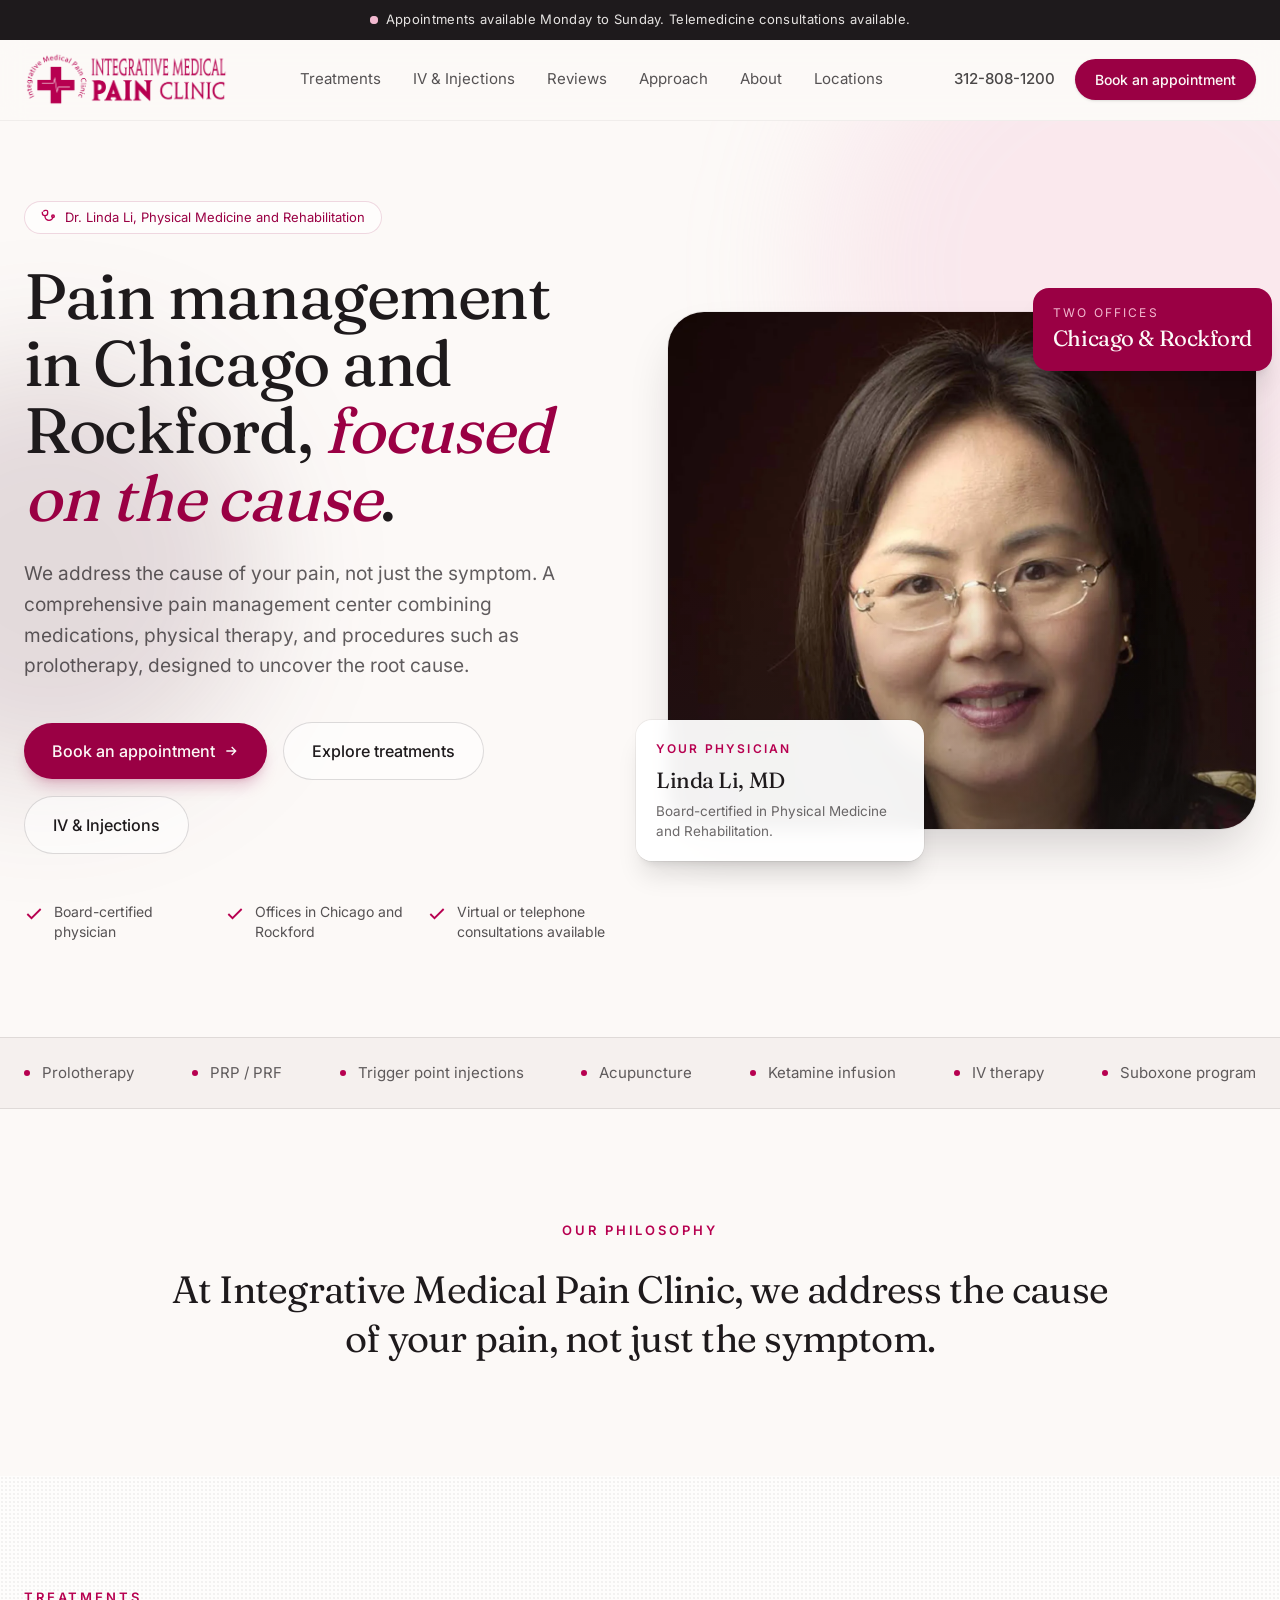
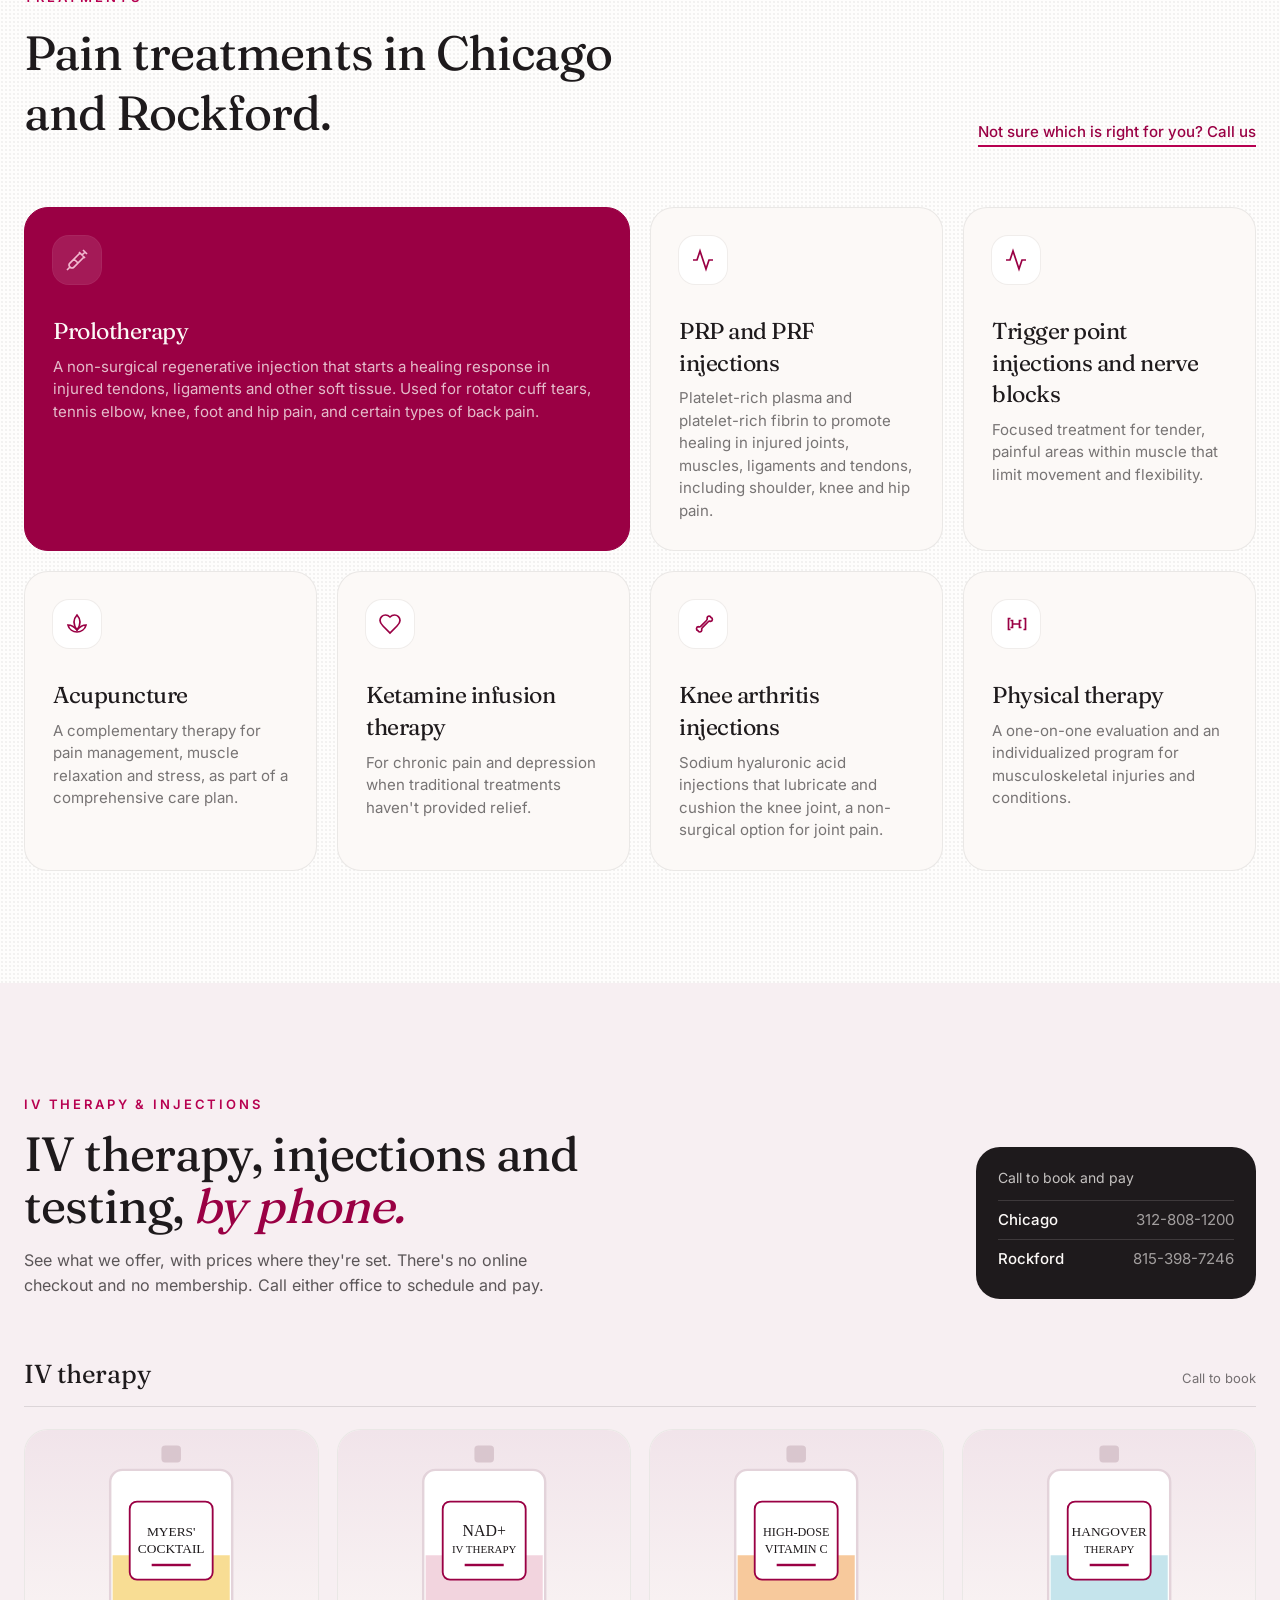
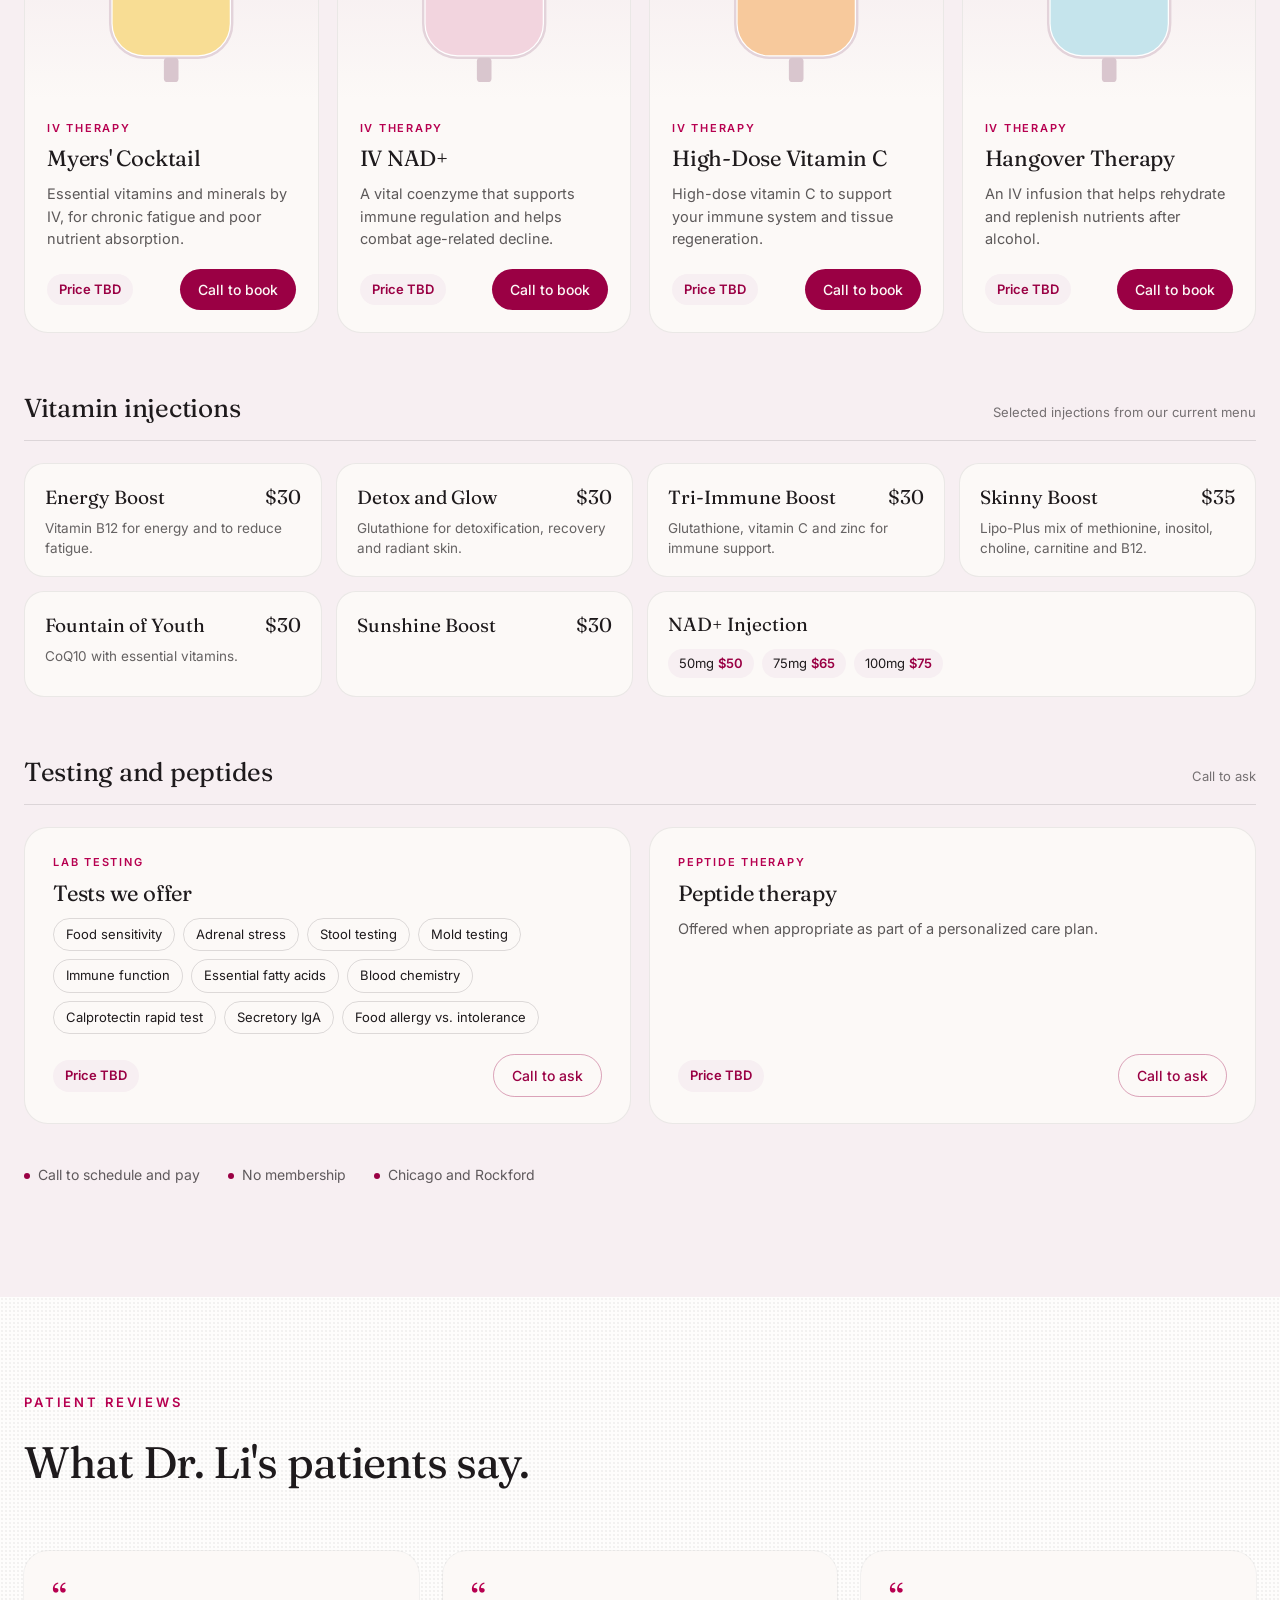
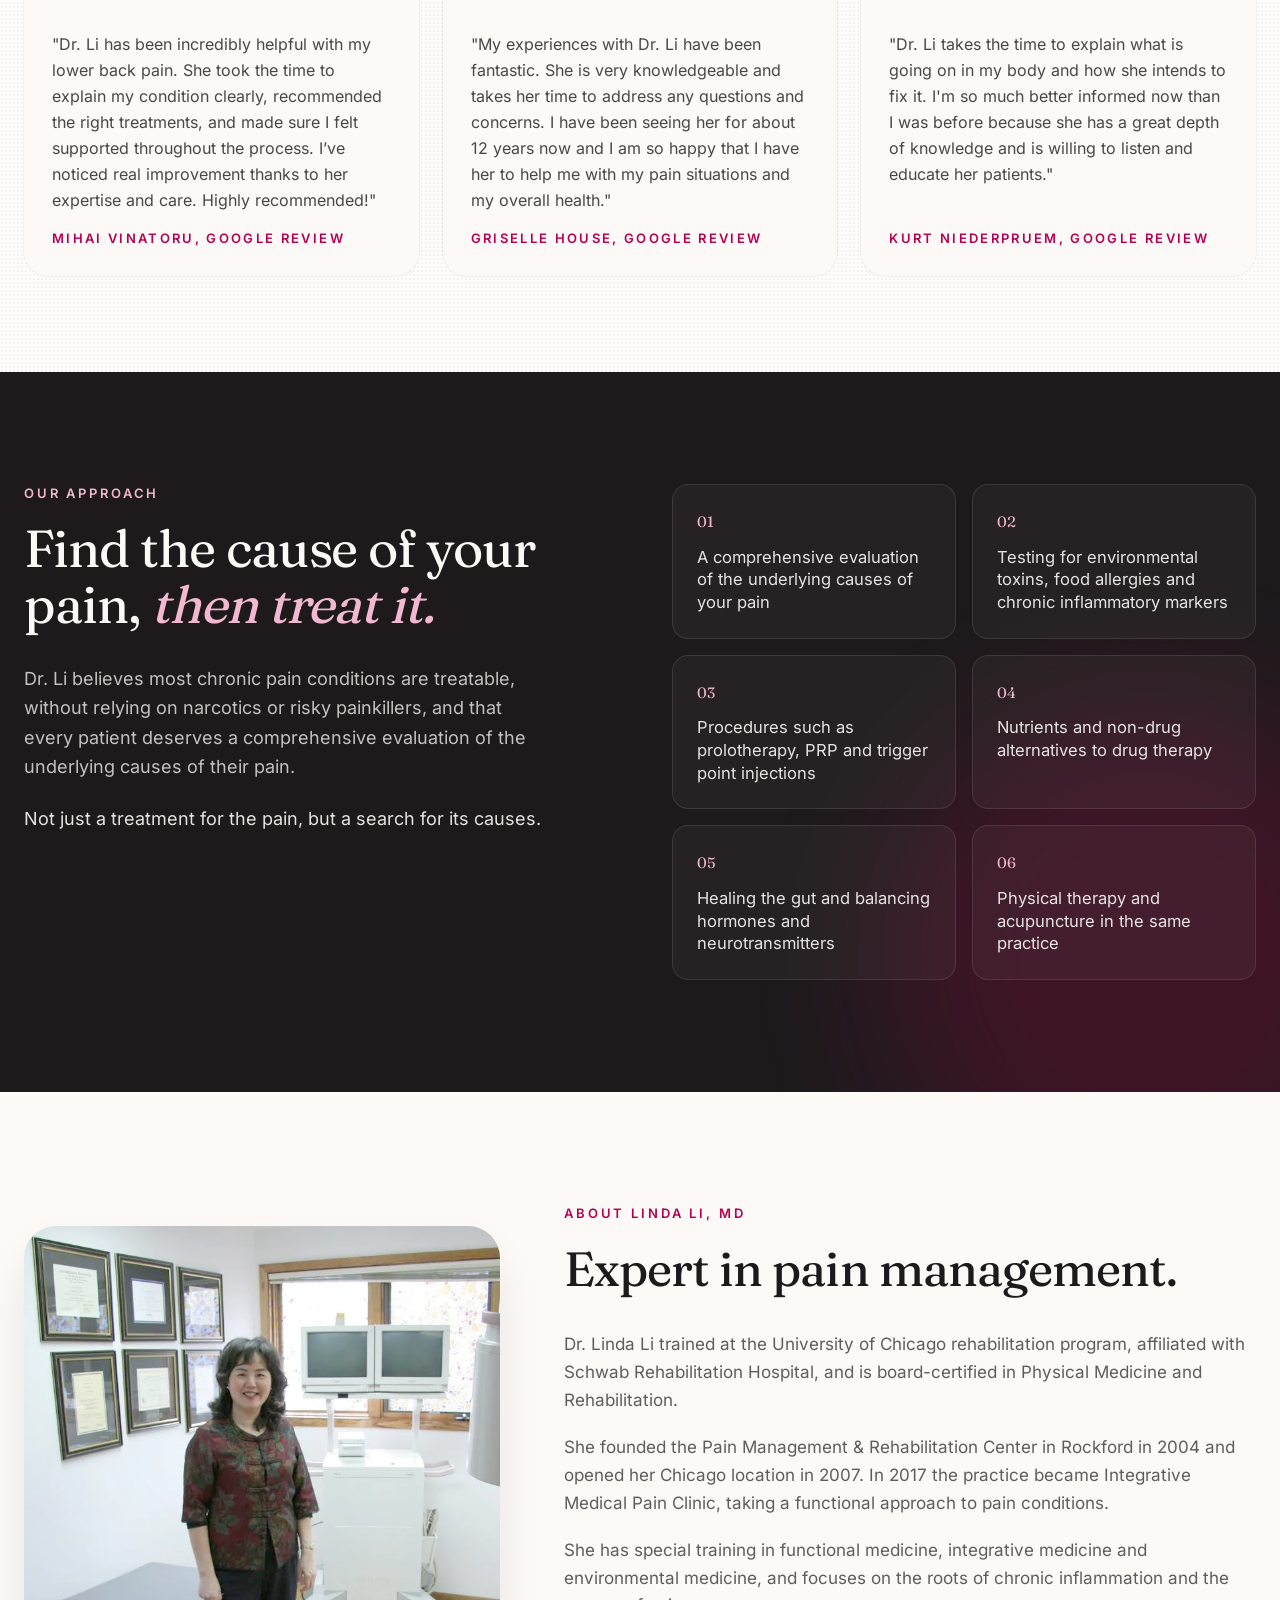
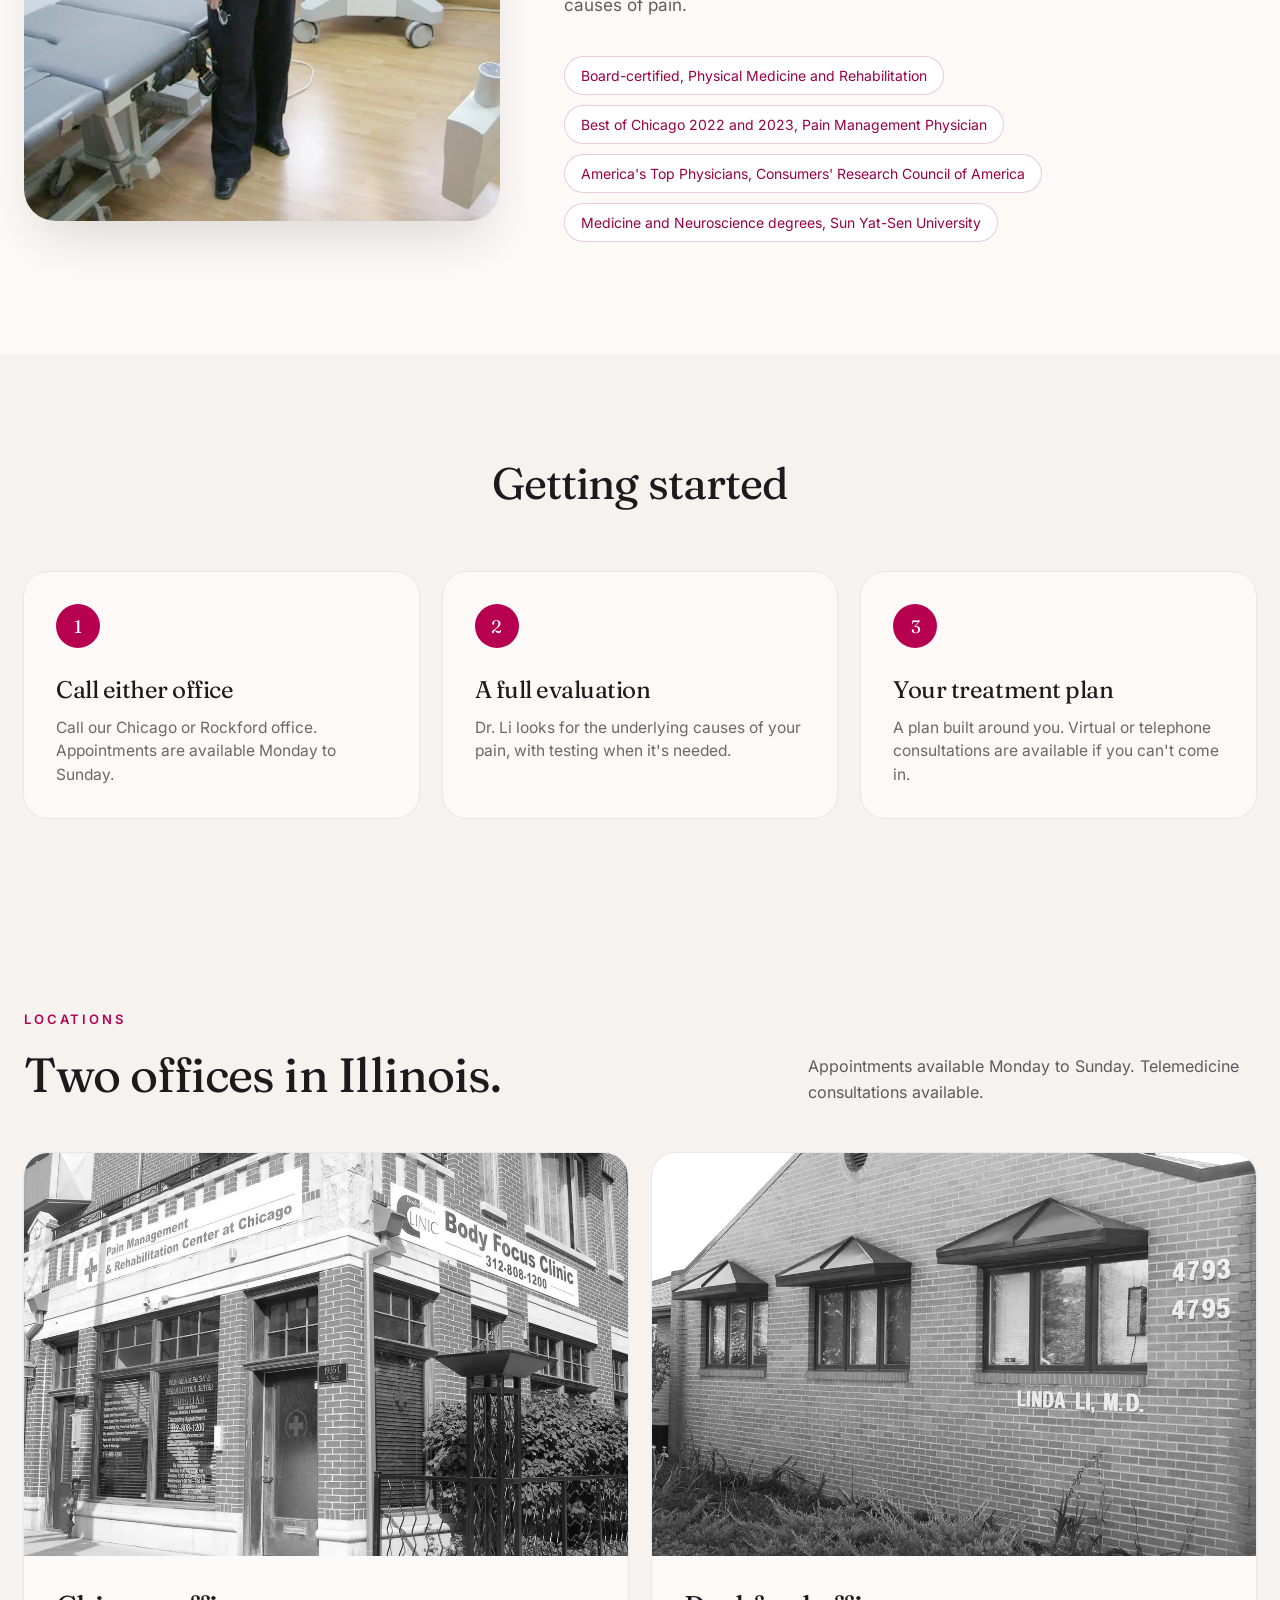
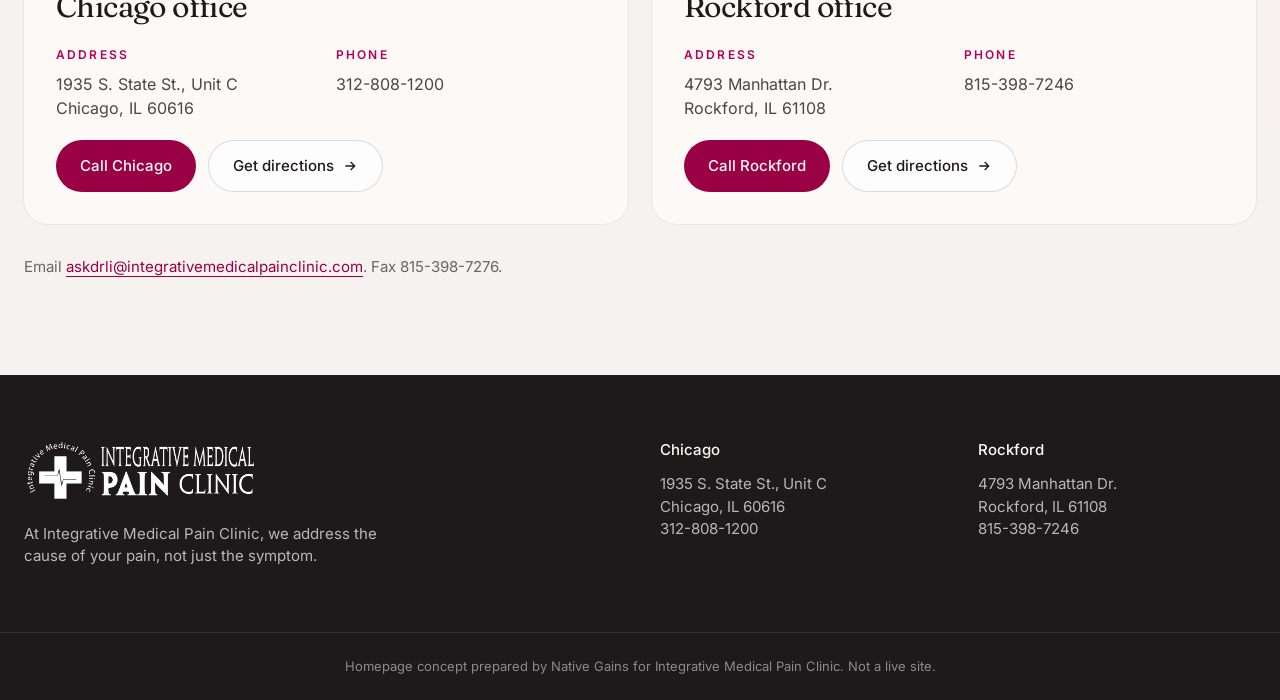
<file: integrative-medical-pain-clinic/index.html>
<!DOCTYPE html><html lang="en"><head><meta charset="utf-8"><meta name="viewport" content="width=device-width, initial-scale=1"><title>Integrative Medical Pain Clinic | Pain Management in Chicago and Rockford, IL</title><meta name="robots" content="noindex,nofollow"><link rel="stylesheet" href="./assets/index.C788IsQb.css"></head><body class="overflow-x-hidden"><!-- announcement --><div class="bg-ink text-cream/90 text-[12px] sm:text-[13px] tracking-wide"><div class="mx-auto max-w-7xl px-4 sm:px-6 py-2.5 flex items-center justify-center gap-2 text-center"><span class="relative flex h-2 w-2 shrink-0"><span class="absolute inline-flex h-full w-full rounded-full bg-honey opacity-60 animate-ping"></span><span class="relative inline-flex h-2 w-2 rounded-full bg-honey"></span></span>Appointments available Monday to Sunday. Telemedicine consultations available.</div></div><!-- nav --><header class="sticky top-0 z-40 bg-cream/85 backdrop-blur-md border-b border-ink/5"><div class="mx-auto max-w-7xl px-4 sm:px-6 h-16 sm:h-20 flex items-center justify-between gap-3"><a href="#" class="flex items-center gap-2.5 shrink-0"><img src="./img/logo-magenta.png" alt="Integrative Medical Pain Clinic" class="h-12 sm:h-14 w-auto max-w-[180px] sm:max-w-[260px] object-contain object-left"></a><nav class="hidden lg:flex items-center gap-8 text-[15px] text-ink/75"><a href="#services" class="hover:text-ink transition">Treatments</a><a href="#iv-menu" class="hover:text-ink transition">IV &amp; Injections</a><a href="#reviews" class="hover:text-ink transition">Reviews</a><a href="#approach" class="hover:text-ink transition">Approach</a><a href="#about" class="hover:text-ink transition">About</a><a href="#visit" class="hover:text-ink transition">Locations</a></nav><div class="flex items-center gap-3 sm:gap-5 shrink-0"><a href="tel:3128081200" class="hidden xl:block text-[15px] font-medium text-ink/80 whitespace-nowrap">312-808-1200</a><a href="tel:8153987246" class="hidden 2xl:block text-[15px] font-medium text-ink/80">Rockford 815-398-7246</a><a href="tel:3128081200" class="inline-flex rounded-full bg-moss px-3.5 sm:px-5 py-2 sm:py-2.5 text-[13px] sm:text-[14px] font-medium text-cream shadow-sm hover:bg-ink transition"><span class="sm:hidden">Call</span><span class="hidden sm:inline">Book an appointment</span></a><button type="button" id="menu-btn" class="lg:hidden inline-flex h-10 w-10 items-center justify-center rounded-full border border-ink/10 bg-white/70 text-ink" aria-expanded="false" aria-controls="mobile-nav" aria-label="Open menu"><svg viewBox="0 0 24 24" class="h-5 w-5 fill-none stroke-current stroke-2"><path d="M4 7h16M4 12h16M4 17h16"></path></svg></button></div></div><nav id="mobile-nav" class="hidden lg:hidden border-t border-ink/5 bg-cream/95 px-4 pb-4 pt-3"><div class="flex flex-col gap-1 text-[16px] text-ink/80"><a href="#services" class="rounded-xl px-3 py-2.5 hover:bg-white">Treatments</a><a href="#iv-menu" class="rounded-xl px-3 py-2.5 hover:bg-white">IV &amp; Injections</a><a href="#reviews" class="rounded-xl px-3 py-2.5 hover:bg-white">Reviews</a><a href="#approach" class="rounded-xl px-3 py-2.5 hover:bg-white">Approach</a><a href="#about" class="rounded-xl px-3 py-2.5 hover:bg-white">About</a><a href="#visit" class="rounded-xl px-3 py-2.5 hover:bg-white">Locations</a><a href="tel:3128081200" class="rounded-xl px-3 py-2.5 font-medium text-moss">Chicago 312-808-1200</a><a href="tel:8153987246" class="rounded-xl px-3 py-2.5 font-medium text-moss">Rockford 815-398-7246</a></div></nav></header><!-- hero --><section class="relative overflow-hidden"><div class="absolute -top-40 -right-40 h-[620px] w-[620px] rounded-full bg-honey/25 blur-3xl"></div><div class="absolute top-60 -left-40 h-[420px] w-[420px] rounded-full bg-pine/15 blur-3xl"></div><div class="relative mx-auto max-w-7xl px-4 sm:px-6 pt-10 pb-14 sm:pt-16 sm:pb-20 lg:pt-20 lg:pb-24 grid lg:grid-cols-12 gap-8 lg:gap-14 items-center"><div class="lg:col-span-6"><p class="inline-flex items-center gap-2 rounded-full border border-moss/15 bg-white/60 px-3 sm:px-4 py-1.5 text-[12px] sm:text-[13px] text-moss"><svg viewBox="0 0 24 24" class="h-4 w-4 shrink-0 fill-none stroke-gold stroke-2"><path d="M4 4a2 2 0 0 1 2-2h2a2 2 0 0 1 2 2v2a4 4 0 0 1-4 4 4 4 0 0 1-4-4V4"></path><path d="M6 10v1a6 6 0 0 0 12 0v-1"></path><circle cx="18" cy="11" r="2"></circle></svg>Dr. Linda Li, Physical Medicine and Rehabilitation</p><h1 class="display mt-5 sm:mt-7 text-[40px] sm:text-[52px] lg:text-[64px] leading-[1.05] font-[420] text-ink">Pain management in Chicago and Rockford, <em class="italic text-moss">focused on the cause</em>.</h1><p class="mt-5 sm:mt-7 max-w-xl text-[17px] sm:text-[19px] leading-relaxed text-ink/70">We address the cause of your pain, not just the symptom. A comprehensive pain management center combining medications, physical therapy, and procedures such as prolotherapy, designed to uncover the root cause.</p><div class="mt-8 sm:mt-10 flex flex-col sm:flex-row flex-wrap items-stretch sm:items-center gap-3 sm:gap-4"><a href="tel:3128081200" class="group inline-flex items-center justify-center gap-2 rounded-full bg-moss px-7 py-3.5 sm:py-4 text-[16px] font-medium text-cream shadow-lg shadow-moss/20 hover:bg-ink transition">Book an appointment<svg viewBox="0 0 24 24" class="h-4 w-4 fill-none stroke-current stroke-2 group-hover:translate-x-0.5 transition"><path d="M5 12h14M13 6l6 6-6 6"></path></svg></a><a href="#services" class="inline-flex items-center justify-center rounded-full border border-ink/15 bg-white/50 px-7 py-3.5 sm:py-4 text-[16px] font-medium text-ink hover:bg-white transition">Explore treatments</a><a href="#iv-menu" class="inline-flex items-center justify-center rounded-full border border-ink/15 bg-white/50 px-7 py-3.5 sm:py-4 text-[16px] font-medium text-ink hover:bg-white transition">IV &amp; Injections</a></div><ul class="mt-8 sm:mt-12 grid sm:grid-cols-3 gap-3 sm:gap-4"><li class="flex items-start gap-2.5 text-[14px] leading-snug text-ink/75"><svg viewBox="0 0 24 24" class="mt-0.5 h-5 w-5 shrink-0 fill-none stroke-gold stroke-[2.2]"><path d="M20 6 9 17l-5-5"></path></svg>Board-certified physician</li><li class="flex items-start gap-2.5 text-[14px] leading-snug text-ink/75"><svg viewBox="0 0 24 24" class="mt-0.5 h-5 w-5 shrink-0 fill-none stroke-gold stroke-[2.2]"><path d="M20 6 9 17l-5-5"></path></svg>Offices in Chicago and Rockford</li><li class="flex items-start gap-2.5 text-[14px] leading-snug text-ink/75"><svg viewBox="0 0 24 24" class="mt-0.5 h-5 w-5 shrink-0 fill-none stroke-gold stroke-[2.2]"><path d="M20 6 9 17l-5-5"></path></svg>Virtual or telephone consultations available</li></ul></div><div class="lg:col-span-6 relative lg:mt-0"><div class="relative rounded-[1.5rem] sm:rounded-[2.25rem] overflow-hidden shadow-2xl shadow-ink/20 ring-1 ring-ink/5 aspect-[5/4.4]"><img src="./img/dr-li-hero.webp" alt="Linda Li, MD" class="h-full w-full object-cover" style="object-position:30% 30%"><div class="absolute inset-0 bg-gradient-to-t from-ink/40 via-transparent to-transparent"></div><div class="lg:hidden absolute top-3 right-3 rounded-2xl bg-moss text-cream px-4 py-3 shadow-xl"><p class="text-[11px] uppercase tracking-[0.18em] text-honey">Two offices</p><p class="display text-[18px]">Chicago &amp; Rockford</p></div></div><div class="lg:hidden mt-4 rounded-2xl bg-white/95 backdrop-blur p-4 shadow-xl ring-1 ring-ink/5"><p class="text-[11px] uppercase tracking-[0.18em] text-gold font-semibold">Your physician</p><p class="display mt-1 text-[20px] text-ink">Linda Li, MD</p><p class="mt-1 text-[13px] text-ink/65">Board-certified in Physical Medicine and Rehabilitation.</p></div><div class="hidden lg:block absolute -bottom-8 -left-8 rounded-2xl bg-white/95 backdrop-blur p-5 shadow-xl ring-1 ring-ink/5 w-72"><p class="text-[12px] uppercase tracking-[0.18em] text-gold font-semibold">Your physician</p><p class="display mt-1.5 text-[22px] text-ink">Linda Li, MD</p><p class="mt-1 text-[13.5px] text-ink/65">Board-certified in Physical Medicine and Rehabilitation.</p></div><div class="hidden lg:block absolute -top-6 -right-4 rounded-2xl bg-moss text-cream px-5 py-4 shadow-xl"><p class="text-[12px] uppercase tracking-[0.18em] text-honey">Two offices</p><p class="display text-[22px]">Chicago &amp; Rockford</p></div></div></div></section><!-- marquee strip --><div class="border-y border-ink/10 bg-sand/60"><div class="mx-auto max-w-7xl px-4 sm:px-6 py-5 sm:py-6 flex flex-wrap justify-center sm:justify-between gap-y-3 gap-x-6 sm:gap-x-8 text-[14px] sm:text-[15px] text-ink/70"><span class="flex items-center gap-3"><span class="h-1.5 w-1.5 rounded-full bg-gold"></span>Prolotherapy</span><span class="flex items-center gap-3"><span class="h-1.5 w-1.5 rounded-full bg-gold"></span>PRP / PRF</span><span class="flex items-center gap-3"><span class="h-1.5 w-1.5 rounded-full bg-gold"></span>Trigger point injections</span><span class="flex items-center gap-3"><span class="h-1.5 w-1.5 rounded-full bg-gold"></span>Acupuncture</span><span class="flex items-center gap-3"><span class="h-1.5 w-1.5 rounded-full bg-gold"></span>Ketamine infusion</span><span class="flex items-center gap-3"><span class="h-1.5 w-1.5 rounded-full bg-gold"></span>IV therapy</span><span class="flex items-center gap-3"><span class="h-1.5 w-1.5 rounded-full bg-gold"></span>Suboxone program</span></div></div><!-- intro --><section class="mx-auto max-w-5xl px-4 sm:px-6 py-16 sm:py-20 lg:py-28 text-center"><p class="text-[12px] sm:text-[13px] uppercase tracking-[0.22em] text-gold font-semibold">Our philosophy</p><p class="display mt-5 sm:mt-6 text-[26px] sm:text-[32px] lg:text-[38px] leading-[1.3] text-ink font-[380]">At Integrative Medical Pain Clinic, we address the cause of your pain, not just the symptom.</p></section><!-- services --><section id="services" class="bg-white/70 py-16 sm:py-20 lg:py-28 grain"><div class="mx-auto max-w-7xl px-4 sm:px-6"><div class="flex flex-wrap items-end justify-between gap-4 sm:gap-6"><div><p class="text-[12px] sm:text-[13px] uppercase tracking-[0.22em] text-gold font-semibold">Treatments</p><h2 class="display mt-3 sm:mt-4 text-[32px] sm:text-[40px] lg:text-[48px] leading-tight text-ink font-[420] max-w-2xl">Pain treatments in Chicago and Rockford.</h2></div><a href="tel:3128081200" class="text-[15px] font-medium text-moss underline decoration-gold decoration-2 underline-offset-8">Not sure which is right for you? Call us</a></div><div class="mt-10 sm:mt-16 grid sm:grid-cols-2 lg:grid-cols-4 gap-4 sm:gap-5"><div class="group relative rounded-3xl border border-ink/8 bg-cream p-6 sm:p-7 transition hover:-translate-y-1 hover:shadow-xl hover:shadow-ink/10 lg:col-span-2 bg-moss text-cream border-moss"><div class="flex h-12 w-12 items-center justify-center rounded-2xl bg-cream/10 ring-1 ring-cream/15"><svg viewBox="0 0 24 24" class="h-6 w-6 fill-none stroke-[1.7] stroke-honey"><path d="m18 2 4 4M17 7l3-3M19 9 8.7 19.3a2.4 2.4 0 0 1-3.4 0l-.6-.6a2.4 2.4 0 0 1 0-3.4L15 5M9 11l4 4M5 19l-3 3M14 4l6 6"/></svg></div><h3 class="display mt-6 sm:mt-8 text-[21px] sm:text-[23px] leading-snug text-cream">Prolotherapy</h3><p class="mt-2 text-[15px] text-cream/75">A non-surgical regenerative injection that starts a healing response in injured tendons, ligaments and other soft tissue. Used for rotator cuff tears, tennis elbow, knee, foot and hip pain, and certain types of back pain.</p></div><div class="group relative rounded-3xl border border-ink/8 bg-cream p-6 sm:p-7 transition hover:-translate-y-1 hover:shadow-xl hover:shadow-ink/10 "><div class="flex h-12 w-12 items-center justify-center rounded-2xl bg-white ring-1 ring-ink/5"><svg viewBox="0 0 24 24" class="h-6 w-6 fill-none stroke-[1.7] stroke-moss"><path d="M22 12h-4l-3 9L9 3l-3 9H2"/></svg></div><h3 class="display mt-6 sm:mt-8 text-[21px] sm:text-[23px] leading-snug text-ink">PRP and PRF injections</h3><p class="mt-2 text-[15px] text-ink/60">Platelet-rich plasma and platelet-rich fibrin to promote healing in injured joints, muscles, ligaments and tendons, including shoulder, knee and hip pain.</p></div><div class="group relative rounded-3xl border border-ink/8 bg-cream p-6 sm:p-7 transition hover:-translate-y-1 hover:shadow-xl hover:shadow-ink/10 "><div class="flex h-12 w-12 items-center justify-center rounded-2xl bg-white ring-1 ring-ink/5"><svg viewBox="0 0 24 24" class="h-6 w-6 fill-none stroke-[1.7] stroke-moss"><path d="M22 12h-4l-3 9L9 3l-3 9H2"/></svg></div><h3 class="display mt-6 sm:mt-8 text-[21px] sm:text-[23px] leading-snug text-ink">Trigger point injections and nerve blocks</h3><p class="mt-2 text-[15px] text-ink/60">Focused treatment for tender, painful areas within muscle that limit movement and flexibility.</p></div><div class="group relative rounded-3xl border border-ink/8 bg-cream p-6 sm:p-7 transition hover:-translate-y-1 hover:shadow-xl hover:shadow-ink/10 "><div class="flex h-12 w-12 items-center justify-center rounded-2xl bg-white ring-1 ring-ink/5"><svg viewBox="0 0 24 24" class="h-6 w-6 fill-none stroke-[1.7] stroke-moss"><path d="M12 20c-4 0-8-2.5-9-7 3 0 6 1.5 9 5 3-3.5 6-5 9-5-1 4.5-5 7-9 7Z"/><path d="M12 18c-2-2.5-3-5-3-8 0-2.5 1.2-5 3-7 1.8 2 3 4.5 3 7 0 3-1 5.5-3 8Z"/></svg></div><h3 class="display mt-6 sm:mt-8 text-[21px] sm:text-[23px] leading-snug text-ink">Acupuncture</h3><p class="mt-2 text-[15px] text-ink/60">A complementary therapy for pain management, muscle relaxation and stress, as part of a comprehensive care plan.</p></div><div class="group relative rounded-3xl border border-ink/8 bg-cream p-6 sm:p-7 transition hover:-translate-y-1 hover:shadow-xl hover:shadow-ink/10 "><div class="flex h-12 w-12 items-center justify-center rounded-2xl bg-white ring-1 ring-ink/5"><svg viewBox="0 0 24 24" class="h-6 w-6 fill-none stroke-[1.7] stroke-moss"><path d="M19 14c1.5-1.5 3-3.2 3-5.5A5.5 5.5 0 0 0 16.5 3c-1.8 0-3 .5-4.5 2-1.5-1.5-2.7-2-4.5-2A5.5 5.5 0 0 0 2 8.5c0 2.3 1.5 4 3 5.5l7 7Z"/></svg></div><h3 class="display mt-6 sm:mt-8 text-[21px] sm:text-[23px] leading-snug text-ink">Ketamine infusion therapy</h3><p class="mt-2 text-[15px] text-ink/60">For chronic pain and depression when traditional treatments haven&#39;t provided relief.</p></div><div class="group relative rounded-3xl border border-ink/8 bg-cream p-6 sm:p-7 transition hover:-translate-y-1 hover:shadow-xl hover:shadow-ink/10 "><div class="flex h-12 w-12 items-center justify-center rounded-2xl bg-white ring-1 ring-ink/5"><svg viewBox="0 0 24 24" class="h-6 w-6 fill-none stroke-[1.7] stroke-moss"><path d="M17 10c.7-.7 1.7-1 2.6-.6a2 2 0 0 0 .4-3.9 2 2 0 0 0-3.9.4c.4.9.1 1.9-.6 2.6l-5.6 5.6c-.7.7-1.7 1-2.6.6a2 2 0 0 0-.4 3.9 2 2 0 0 0 3.9-.4c-.4-.9-.1-1.9.6-2.6z"/></svg></div><h3 class="display mt-6 sm:mt-8 text-[21px] sm:text-[23px] leading-snug text-ink">Knee arthritis injections</h3><p class="mt-2 text-[15px] text-ink/60">Sodium hyaluronic acid injections that lubricate and cushion the knee joint, a non-surgical option for joint pain.</p></div><div class="group relative rounded-3xl border border-ink/8 bg-cream p-6 sm:p-7 transition hover:-translate-y-1 hover:shadow-xl hover:shadow-ink/10 "><div class="flex h-12 w-12 items-center justify-center rounded-2xl bg-white ring-1 ring-ink/5"><svg viewBox="0 0 24 24" class="h-6 w-6 fill-none stroke-[1.7] stroke-moss"><path d="M6.5 6.5h-2v11h2M19.5 6.5h2v11h-2M6.5 8.5h2v7h-2M17.5 8.5h-2v7h2M8.5 12h7"/></svg></div><h3 class="display mt-6 sm:mt-8 text-[21px] sm:text-[23px] leading-snug text-ink">Physical therapy</h3><p class="mt-2 text-[15px] text-ink/60">A one-on-one evaluation and an individualized program for musculoskeletal injuries and conditions.</p></div></div></div></section>
<!-- IV therapy & injections section. Insert directly after the closing tag of <section id="services">.
     Also add a nav link: <a href="#iv-menu">IV &amp; Injections</a> next to "Treatments" in the header and mobile menu.
     Self-contained: scoped .imx styles, no JavaScript, no checkout, no booking app. Every action is a phone call. -->
<style>
.imx{background:#F7EFF2;padding:112px 0;font-family:"Inter Variable",system-ui,sans-serif;color:#1E1A1C}
.imx *{box-sizing:border-box}
.imx-wrap{max-width:1280px;margin:0 auto;padding:0 24px}
.imx-eyebrow{color:#B70050;font-size:13px;font-weight:600;letter-spacing:.22em;text-transform:uppercase;margin:0 0 14px}
.imx-head{display:flex;flex-wrap:wrap;gap:24px;align-items:flex-end;justify-content:space-between;margin-bottom:44px}
.imx h2{font-family:"Fraunces Variable",Georgia,serif;font-weight:420;font-size:clamp(34px,4.2vw,48px);letter-spacing:-.02em;line-height:1.08;margin:0;max-width:640px}
.imx h2 em{color:#9A0044;font-style:italic}
.imx-lede{font-size:16px;line-height:1.6;color:rgba(30,26,28,.72);margin:16px 0 0;max-width:560px}
.imx-callbox{background:#1E1A1C;color:#FCF9F7;border-radius:24px;padding:20px 22px;min-width:280px}
.imx-callbox p{margin:0 0 12px;font-size:14px;color:rgba(252,249,247,.75)}
.imx-callbox a{display:flex;justify-content:space-between;gap:16px;color:#FCF9F7;text-decoration:none;font-weight:500;font-size:15px;padding:8px 0;border-top:1px solid rgba(252,249,247,.14);white-space:nowrap}
.imx-callbox a span{color:rgba(252,249,247,.6);font-weight:400}
.imx-group{margin-top:56px}
.imx-group:first-of-type{margin-top:0}
.imx-gtitle{display:flex;align-items:baseline;justify-content:space-between;gap:16px;border-bottom:1px solid rgba(30,26,28,.12);padding-bottom:12px;margin-bottom:22px}
.imx-gtitle h3{font-family:"Fraunces Variable",Georgia,serif;font-weight:400;font-size:26px;letter-spacing:-.01em;margin:0}
.imx-gtitle span{font-size:13px;color:rgba(30,26,28,.6)}
.imx-bags{display:grid;grid-template-columns:repeat(4,minmax(0,1fr));gap:18px}
.imx-bag{background:#FCF9F7;border:1px solid rgba(30,26,28,.08);border-radius:24px;overflow:hidden;display:flex;flex-direction:column}
.imx-bagart{background:linear-gradient(180deg,#F1E4EA,#FCF9F7);height:270px;display:flex;align-items:center;justify-content:center}
.imx-bagart svg{height:244px;width:auto}
.imx-bagbody{padding:20px 22px 22px;display:flex;flex-direction:column;flex:1}
.imx-tag{font-size:11px;font-weight:600;letter-spacing:.16em;text-transform:uppercase;color:#B70050;margin:0 0 6px}
.imx-bag h4,.imx-card h4{font-family:"Fraunces Variable",Georgia,serif;font-weight:400;font-size:22px;letter-spacing:-.01em;margin:0 0 8px}
.imx-desc{font-size:14.5px;line-height:1.55;color:rgba(30,26,28,.72);margin:0 0 18px;flex:1}
.imx-row{display:flex;align-items:center;justify-content:space-between;gap:12px}
.imx-price{font-family:"Fraunces Variable",Georgia,serif;font-size:24px;color:#1E1A1C;white-space:nowrap}
.imx-tbd{font-family:"Inter Variable",system-ui,sans-serif;font-size:13px;font-weight:600;color:#9A0044;background:#F7EFF2;border-radius:999px;padding:6px 12px;white-space:nowrap}
.imx-btn{display:inline-flex;align-items:center;gap:8px;background:#9A0044;color:#FCF9F7;text-decoration:none;font-size:14px;font-weight:500;padding:10px 18px;border-radius:999px;white-space:nowrap}
.imx-btn:hover{background:#7d0037}
.imx-btn-ghost{background:transparent;color:#9A0044;border:1px solid rgba(154,0,68,.35)}
.imx-btn-ghost:hover{background:#9A0044;color:#FCF9F7}
.imx-shots{display:grid;grid-template-columns:repeat(4,minmax(0,1fr));gap:14px}
.imx-shot{background:#FCF9F7;border:1px solid rgba(30,26,28,.08);border-radius:20px;padding:18px 20px;display:flex;flex-direction:column;gap:6px}
.imx-shot-top{display:flex;justify-content:space-between;align-items:baseline;gap:10px}
.imx-shot h5{font-family:"Fraunces Variable",Georgia,serif;font-weight:400;font-size:19px;margin:0}
.imx-shot .imx-price{font-size:20px}
.imx-shot p{margin:0;font-size:13.5px;line-height:1.5;color:rgba(30,26,28,.68)}
.imx-shot-wide{grid-column:span 2}
.imx-tiers{display:flex;gap:8px;flex-wrap:wrap;margin-top:4px}
.imx-tiers span{font-size:13px;background:#F7EFF2;border-radius:999px;padding:5px 11px;white-space:nowrap}
.imx-tiers b{font-weight:600;color:#9A0044}
.imx-cards{display:grid;grid-template-columns:repeat(2,minmax(0,1fr));gap:18px}
.imx-card{background:#FCF9F7;border:1px solid rgba(30,26,28,.08);border-radius:24px;padding:26px 28px;display:flex;flex-direction:column}
.imx-chips{display:flex;flex-wrap:wrap;gap:8px;margin:0 0 20px;padding:0;list-style:none}
.imx-chips li{font-size:13px;border:1px solid rgba(30,26,28,.14);border-radius:999px;padding:6px 12px;white-space:nowrap}
.imx-note{margin-top:40px;display:flex;flex-wrap:wrap;gap:12px 28px;font-size:14px;color:rgba(30,26,28,.7)}
.imx-note span::before{content:"";display:inline-block;width:6px;height:6px;border-radius:50%;background:#9A0044;margin-right:8px;vertical-align:middle}
@media (max-width:1100px){.imx-bags,.imx-shots{grid-template-columns:repeat(2,minmax(0,1fr))}}
@media (max-width:640px){
 .imx{padding:80px 0}
 .imx-bags,.imx-shots,.imx-cards{grid-template-columns:1fr}
 .imx-shot-wide{grid-column:auto}
 .imx-callbox{width:100%}
 .imx-bagart{height:230px}.imx-bagart svg{height:205px}
 .imx .imx-bags{display:flex;overflow-x:auto;scroll-snap-type:x mandatory;gap:14px;margin:0 -24px;padding:0 24px 8px;scrollbar-width:none}
 .imx .imx-bags::-webkit-scrollbar{display:none}
 .imx .imx-bag{flex:0 0 82%;scroll-snap-align:start}
 .imx .imx-gtitle{flex-wrap:wrap}
}
</style>

<section id="iv-menu" class="imx" aria-labelledby="imx-h2">
 <div class="imx-wrap">
  <div class="imx-head">
   <div>
    <p class="imx-eyebrow">IV therapy &amp; injections</p>
    <h2 id="imx-h2">IV therapy, injections and testing, <em>by phone.</em></h2>
    <p class="imx-lede">See what we offer, with prices where they're set. There's no online checkout and no membership. Call either office to schedule and pay.</p>
   </div>
   <div class="imx-callbox">
    <p>Call to book and pay</p>
    <a href="tel:3128081200">Chicago <span>312-808-1200</span></a>
    <a href="tel:8153987246">Rockford <span>815-398-7246</span></a>
   </div>
  </div>

  <!-- IV DRIPS -->
  <div class="imx-group">
   <div class="imx-gtitle"><h3>IV therapy</h3><span>Call to book</span></div>
   <div class="imx-bags">

    <article class="imx-bag">
     <div class="imx-bagart" aria-hidden="true">
      <svg viewBox="0 0 120 200"><rect x="52" y="2" width="16" height="14" rx="3" fill="#d9c6ce"/><path d="M20 22h80a10 10 0 0 1 10 10v116a28 28 0 0 1-28 28H38a28 28 0 0 1-28-28V32a10 10 0 0 1 10-10z" fill="#fff" stroke="#e3d3da" stroke-width="2"/><path d="M12 92h96v56a26 26 0 0 1-26 26H38a26 26 0 0 1-26-26z" fill="#F4C64E" opacity=".6"/><rect x="26" y="48" width="68" height="64" rx="6" fill="#fff" stroke="#9A0044" stroke-width="1.5"/><text x="60" y="76" text-anchor="middle" font-family="Georgia,serif" font-size="11" fill="#1E1A1C">MYERS'</text><text x="60" y="90" text-anchor="middle" font-family="Georgia,serif" font-size="11" fill="#1E1A1C">COCKTAIL</text><rect x="44" y="99" width="32" height="2" fill="#9A0044"/><rect x="54" y="176" width="12" height="20" rx="3" fill="#d9c6ce"/></svg>
     </div>
     <div class="imx-bagbody">
      <p class="imx-tag">IV therapy</p>
      <h4>Myers' Cocktail</h4>
      <p class="imx-desc">Essential vitamins and minerals by IV, for chronic fatigue and poor nutrient absorption.</p>
      <div class="imx-row"><span class="imx-tbd">Price TBD</span><a class="imx-btn" href="tel:3128081200">Call to book</a></div>
     </div>
    </article>

    <article class="imx-bag">
     <div class="imx-bagart" aria-hidden="true">
      <svg viewBox="0 0 120 200"><rect x="52" y="2" width="16" height="14" rx="3" fill="#d9c6ce"/><path d="M20 22h80a10 10 0 0 1 10 10v116a28 28 0 0 1-28 28H38a28 28 0 0 1-28-28V32a10 10 0 0 1 10-10z" fill="#fff" stroke="#e3d3da" stroke-width="2"/><path d="M12 92h96v56a26 26 0 0 1-26 26H38a26 26 0 0 1-26-26z" fill="#E9B7C9" opacity=".6"/><rect x="26" y="48" width="68" height="64" rx="6" fill="#fff" stroke="#9A0044" stroke-width="1.5"/><text x="60" y="76" text-anchor="middle" font-family="Georgia,serif" font-size="13" fill="#1E1A1C">NAD+</text><text x="60" y="90" text-anchor="middle" font-family="Georgia,serif" font-size="9" fill="#1E1A1C">IV THERAPY</text><rect x="44" y="99" width="32" height="2" fill="#9A0044"/><rect x="54" y="176" width="12" height="20" rx="3" fill="#d9c6ce"/></svg>
     </div>
     <div class="imx-bagbody">
      <p class="imx-tag">IV therapy</p>
      <h4>IV NAD+</h4>
      <p class="imx-desc">A vital coenzyme that supports immune regulation and helps combat age-related decline.</p>
      <div class="imx-row"><span class="imx-tbd">Price TBD</span><a class="imx-btn" href="tel:3128081200">Call to book</a></div>
     </div>
    </article>

    <article class="imx-bag">
     <div class="imx-bagart" aria-hidden="true">
      <svg viewBox="0 0 120 200"><rect x="52" y="2" width="16" height="14" rx="3" fill="#d9c6ce"/><path d="M20 22h80a10 10 0 0 1 10 10v116a28 28 0 0 1-28 28H38a28 28 0 0 1-28-28V32a10 10 0 0 1 10-10z" fill="#fff" stroke="#e3d3da" stroke-width="2"/><path d="M12 92h96v56a26 26 0 0 1-26 26H38a26 26 0 0 1-26-26z" fill="#F2A65A" opacity=".6"/><rect x="26" y="48" width="68" height="64" rx="6" fill="#fff" stroke="#9A0044" stroke-width="1.5"/><text x="60" y="76" text-anchor="middle" font-family="Georgia,serif" font-size="10" fill="#1E1A1C">HIGH-DOSE</text><text x="60" y="90" text-anchor="middle" font-family="Georgia,serif" font-size="10" fill="#1E1A1C">VITAMIN C</text><rect x="44" y="99" width="32" height="2" fill="#9A0044"/><rect x="54" y="176" width="12" height="20" rx="3" fill="#d9c6ce"/></svg>
     </div>
     <div class="imx-bagbody">
      <p class="imx-tag">IV therapy</p>
      <h4>High-Dose Vitamin C</h4>
      <p class="imx-desc">High-dose vitamin C to support your immune system and tissue regeneration.</p>
      <div class="imx-row"><span class="imx-tbd">Price TBD</span><a class="imx-btn" href="tel:3128081200">Call to book</a></div>
     </div>
    </article>

    <article class="imx-bag">
     <div class="imx-bagart" aria-hidden="true">
      <svg viewBox="0 0 120 200"><rect x="52" y="2" width="16" height="14" rx="3" fill="#d9c6ce"/><path d="M20 22h80a10 10 0 0 1 10 10v116a28 28 0 0 1-28 28H38a28 28 0 0 1-28-28V32a10 10 0 0 1 10-10z" fill="#fff" stroke="#e3d3da" stroke-width="2"/><path d="M12 92h96v56a26 26 0 0 1-26 26H38a26 26 0 0 1-26-26z" fill="#9FD3E0" opacity=".6"/><rect x="26" y="48" width="68" height="64" rx="6" fill="#fff" stroke="#9A0044" stroke-width="1.5"/><text x="60" y="76" text-anchor="middle" font-family="Georgia,serif" font-size="11" fill="#1E1A1C">HANGOVER</text><text x="60" y="90" text-anchor="middle" font-family="Georgia,serif" font-size="9" fill="#1E1A1C">THERAPY</text><rect x="44" y="99" width="32" height="2" fill="#9A0044"/><rect x="54" y="176" width="12" height="20" rx="3" fill="#d9c6ce"/></svg>
     </div>
     <div class="imx-bagbody">
      <p class="imx-tag">IV therapy</p>
      <h4>Hangover Therapy</h4>
      <p class="imx-desc">An IV infusion that helps rehydrate and replenish nutrients after alcohol.</p>
      <div class="imx-row"><span class="imx-tbd">Price TBD</span><a class="imx-btn" href="tel:3128081200">Call to book</a></div>
     </div>
    </article>

   </div>
  </div>

  <!-- VITAMIN INJECTIONS -->
  <div class="imx-group">
   <div class="imx-gtitle"><h3>Vitamin injections</h3><span>Selected injections from our current menu</span></div>
   <div class="imx-shots">
    <div class="imx-shot"><div class="imx-shot-top"><h5>Energy Boost</h5><span class="imx-price">$30</span></div><p>Vitamin B12 for energy and to reduce fatigue.</p></div>
    <div class="imx-shot"><div class="imx-shot-top"><h5>Detox and Glow</h5><span class="imx-price">$30</span></div><p>Glutathione for detoxification, recovery and radiant skin.</p></div>
    <div class="imx-shot"><div class="imx-shot-top"><h5>Tri-Immune Boost</h5><span class="imx-price">$30</span></div><p>Glutathione, vitamin C and zinc for immune support.</p></div>
    <div class="imx-shot"><div class="imx-shot-top"><h5>Skinny Boost</h5><span class="imx-price">$35</span></div><p>Lipo-Plus mix of methionine, inositol, choline, carnitine and B12.</p></div>
    <div class="imx-shot"><div class="imx-shot-top"><h5>Fountain of Youth</h5><span class="imx-price">$30</span></div><p>CoQ10 with essential vitamins.</p></div>
    <div class="imx-shot"><div class="imx-shot-top"><h5>Sunshine Boost</h5><span class="imx-price">$30</span></div></div>
    <div class="imx-shot imx-shot-wide"><div class="imx-shot-top"><h5>NAD+ Injection</h5></div><div class="imx-tiers"><span>50mg <b>$50</b></span><span>75mg <b>$65</b></span><span>100mg <b>$75</b></span></div></div>
   </div>
  </div>

  <!-- TESTING + PEPTIDES -->
  <div class="imx-group">
   <div class="imx-gtitle"><h3>Testing and peptides</h3><span>Call to ask</span></div>
   <div class="imx-cards">
    <article class="imx-card">
     <p class="imx-tag">Lab testing</p>
     <h4>Tests we offer</h4>
     <ul class="imx-chips">
      <li>Food sensitivity</li><li>Adrenal stress</li><li>Stool testing</li><li>Mold testing</li><li>Immune function</li><li>Essential fatty acids</li><li>Blood chemistry</li><li>Calprotectin rapid test</li><li>Secretory IgA</li><li>Food allergy vs. intolerance</li>
     </ul>
     <div class="imx-row" style="margin-top:auto"><span class="imx-tbd">Price TBD</span><a class="imx-btn imx-btn-ghost" href="tel:3128081200">Call to ask</a></div>
    </article>
    <article class="imx-card">
     <p class="imx-tag">Peptide therapy</p>
     <h4>Peptide therapy</h4>
     <p class="imx-desc">Offered when appropriate as part of a personalized care plan.</p>
     <div class="imx-row"><span class="imx-tbd">Price TBD</span><a class="imx-btn imx-btn-ghost" href="tel:3128081200">Call to ask</a></div>
    </article>
   </div>
  </div>

  <div class="imx-note"><span>Call to schedule and pay</span><span>No membership</span><span>Chicago and Rockford</span></div>
 </div>
</section>
<!-- before & after --><!-- reviews --><section id="reviews" class="bg-white/70 py-16 sm:py-20 lg:py-24 grain"><div class="mx-auto max-w-7xl px-4 sm:px-6"><p class="text-[12px] sm:text-[13px] uppercase tracking-[0.22em] text-gold font-semibold">Patient reviews</p><h2 class="display mt-3 sm:mt-4 text-[32px] sm:text-[40px] lg:text-[44px] font-[420]">What Dr. Li&#39;s patients say.</h2><div class="mt-10 sm:mt-14 grid md:grid-cols-2 lg:grid-cols-3 gap-5 sm:gap-6"><figure class="flex flex-col rounded-3xl bg-cream p-6 sm:p-7 ring-1 ring-ink/5"><span class="display text-[36px] leading-none text-gold" aria-hidden="true">“</span><blockquote class="mt-4 text-[16px] leading-relaxed text-ink/80">"Dr. Li has been incredibly helpful with my lower back pain. She took the time to explain my condition clearly, recommended the right treatments, and made sure I felt supported throughout the process. I’ve noticed real improvement thanks to her expertise and care. Highly recommended!"</blockquote><figcaption class="mt-auto pt-4 text-[13px] font-semibold tracking-[0.18em] text-gold">MIHAI VINATORU, GOOGLE REVIEW</figcaption></figure><figure class="flex flex-col rounded-3xl bg-cream p-6 sm:p-7 ring-1 ring-ink/5"><span class="display text-[36px] leading-none text-gold" aria-hidden="true">“</span><blockquote class="mt-4 text-[16px] leading-relaxed text-ink/80">"My experiences with Dr. Li have been fantastic. She is very knowledgeable and takes her time to address any questions and concerns. I have been seeing her for about 12 years now and I am so happy that I have her to help me with my pain situations and my overall health."</blockquote><figcaption class="mt-auto pt-4 text-[13px] font-semibold tracking-[0.18em] text-gold">GRISELLE HOUSE, GOOGLE REVIEW</figcaption></figure><figure class="flex flex-col rounded-3xl bg-cream p-6 sm:p-7 ring-1 ring-ink/5"><span class="display text-[36px] leading-none text-gold" aria-hidden="true">“</span><blockquote class="mt-4 text-[16px] leading-relaxed text-ink/80">"Dr. Li takes the time to explain what is going on in my body and how she intends to fix it. I&#39;m so much better informed now than I was before because she has a great depth of knowledge and is willing to listen and educate her patients."</blockquote><figcaption class="mt-auto pt-4 text-[13px] font-semibold tracking-[0.18em] text-gold">KURT NIEDERPRUEM, GOOGLE REVIEW</figcaption></figure></div></div></section><!-- approach --><section id="approach" class="relative bg-ink text-cream overflow-hidden"><div class="absolute -right-32 -bottom-32 h-[520px] w-[520px] rounded-full bg-gold/20 blur-3xl"></div><div class="relative mx-auto max-w-7xl px-4 sm:px-6 py-16 sm:py-20 lg:py-28 grid lg:grid-cols-2 gap-10 lg:gap-16"><div><p class="text-[12px] sm:text-[13px] uppercase tracking-[0.22em] text-honey font-semibold">Our approach</p><h2 class="display mt-3 sm:mt-4 text-[34px] sm:text-[44px] lg:text-[52px] leading-[1.08] font-[400]">Find the cause of your pain,<em class="italic text-honey"> then treat it.</em></h2><p class="mt-6 sm:mt-8 text-[17px] sm:text-[18px] leading-relaxed text-cream/75 max-w-lg">Dr. Li believes most chronic pain conditions are treatable, without relying on narcotics or risky painkillers, and that every patient deserves a comprehensive evaluation of the underlying causes of their pain.</p><p class="mt-5 sm:mt-6 text-[17px] sm:text-[18px] text-cream/90">Not just a treatment for the pain, but a search for its causes.</p></div><ul class="grid sm:grid-cols-2 gap-3 sm:gap-4 content-start"><li class="rounded-2xl border border-cream/10 bg-cream/[0.04] p-5 sm:p-6"><span class="display text-[15px] text-honey">01</span><p class="mt-3 text-[15.5px] sm:text-[16.5px] leading-snug text-cream/90">A comprehensive evaluation of the underlying causes of your pain</p></li><li class="rounded-2xl border border-cream/10 bg-cream/[0.04] p-5 sm:p-6"><span class="display text-[15px] text-honey">02</span><p class="mt-3 text-[15.5px] sm:text-[16.5px] leading-snug text-cream/90">Testing for environmental toxins, food allergies and chronic inflammatory markers</p></li><li class="rounded-2xl border border-cream/10 bg-cream/[0.04] p-5 sm:p-6"><span class="display text-[15px] text-honey">03</span><p class="mt-3 text-[15.5px] sm:text-[16.5px] leading-snug text-cream/90">Procedures such as prolotherapy, PRP and trigger point injections</p></li><li class="rounded-2xl border border-cream/10 bg-cream/[0.04] p-5 sm:p-6"><span class="display text-[15px] text-honey">04</span><p class="mt-3 text-[15.5px] sm:text-[16.5px] leading-snug text-cream/90">Nutrients and non-drug alternatives to drug therapy</p></li><li class="rounded-2xl border border-cream/10 bg-cream/[0.04] p-5 sm:p-6"><span class="display text-[15px] text-honey">05</span><p class="mt-3 text-[15.5px] sm:text-[16.5px] leading-snug text-cream/90">Healing the gut and balancing hormones and neurotransmitters</p></li><li class="rounded-2xl border border-cream/10 bg-cream/[0.04] p-5 sm:p-6"><span class="display text-[15px] text-honey">06</span><p class="mt-3 text-[15.5px] sm:text-[16.5px] leading-snug text-cream/90">Physical therapy and acupuncture in the same practice</p></li></ul></div></section><!-- about --><section id="about" class="mx-auto max-w-7xl px-4 sm:px-6 py-16 sm:py-20 lg:py-28 grid lg:grid-cols-12 gap-10 lg:gap-16 items-center"><div class="lg:col-span-5 relative max-w-md mx-auto lg:max-w-none lg:mx-0"><div class="rounded-[1.5rem] sm:rounded-[2rem] overflow-hidden shadow-2xl shadow-ink/15 aspect-[4/5]"><img src="./img/dr-li-exam-room.webp" alt="Dr. Linda Li in her treatment room" class="h-full w-full object-cover" style="object-position:center 30%"></div></div><div class="lg:col-span-7"><p class="text-[12px] sm:text-[13px] uppercase tracking-[0.22em] text-gold font-semibold">About Linda Li, MD</p><h2 class="display mt-3 sm:mt-4 text-[30px] sm:text-[40px] lg:text-[48px] leading-tight font-[420]">Expert in pain management.</h2><div class="mt-6 sm:mt-8 space-y-5 text-[16px] sm:text-[17px] leading-relaxed text-ink/70"><p>Dr. Linda Li trained at the University of Chicago rehabilitation program, affiliated with Schwab Rehabilitation Hospital, and is board-certified in Physical Medicine and Rehabilitation.</p><p>She founded the Pain Management &amp; Rehabilitation Center in Rockford in 2004 and opened her Chicago location in 2007. In 2017 the practice became Integrative Medical Pain Clinic, taking a functional approach to pain conditions.</p><p>She has special training in functional medicine, integrative medicine and environmental medicine, and focuses on the roots of chronic inflammation and the causes of pain.</p></div><div class="mt-7 sm:mt-9 flex flex-wrap gap-2.5"><span class="rounded-full border border-moss/20 bg-white px-3 sm:px-4 py-1.5 sm:py-2 text-[13px] sm:text-[14px] text-moss">Board-certified, Physical Medicine and Rehabilitation</span><span class="rounded-full border border-moss/20 bg-white px-3 sm:px-4 py-1.5 sm:py-2 text-[13px] sm:text-[14px] text-moss">Best of Chicago 2022 and 2023, Pain Management Physician</span><span class="rounded-full border border-moss/20 bg-white px-3 sm:px-4 py-1.5 sm:py-2 text-[13px] sm:text-[14px] text-moss">America&#39;s Top Physicians, Consumers&#39; Research Council of America</span><span class="rounded-full border border-moss/20 bg-white px-3 sm:px-4 py-1.5 sm:py-2 text-[13px] sm:text-[14px] text-moss">Medicine and Neuroscience degrees, Sun Yat-Sen University</span></div></div></section><!-- team --><!-- how it works --><section class="bg-sand/50 py-16 sm:py-20 lg:py-24"><div class="mx-auto max-w-7xl px-4 sm:px-6"><h2 class="display text-center text-[32px] sm:text-[40px] lg:text-[44px] font-[420]">Getting started</h2><div class="mt-10 sm:mt-14 grid md:grid-cols-3 gap-4 sm:gap-6"><div class="rounded-3xl bg-cream p-6 sm:p-8 ring-1 ring-ink/5"><div class="flex h-11 w-11 items-center justify-center rounded-full bg-gold text-white display text-[18px]">1</div><h3 class="display mt-5 sm:mt-6 text-[22px] sm:text-[24px]">Call either office</h3><p class="mt-2 text-[15px] sm:text-[15.5px] text-ink/65">Call our Chicago or Rockford office. Appointments are available Monday to Sunday.</p></div><div class="rounded-3xl bg-cream p-6 sm:p-8 ring-1 ring-ink/5"><div class="flex h-11 w-11 items-center justify-center rounded-full bg-gold text-white display text-[18px]">2</div><h3 class="display mt-5 sm:mt-6 text-[22px] sm:text-[24px]">A full evaluation</h3><p class="mt-2 text-[15px] sm:text-[15.5px] text-ink/65">Dr. Li looks for the underlying causes of your pain, with testing when it&#39;s needed.</p></div><div class="rounded-3xl bg-cream p-6 sm:p-8 ring-1 ring-ink/5"><div class="flex h-11 w-11 items-center justify-center rounded-full bg-gold text-white display text-[18px]">3</div><h3 class="display mt-5 sm:mt-6 text-[22px] sm:text-[24px]">Your treatment plan</h3><p class="mt-2 text-[15px] sm:text-[15.5px] text-ink/65">A plan built around you. Virtual or telephone consultations are available if you can&#39;t come in.</p></div></div></div></section><!-- visit --><section id="visit" class="bg-sand/50 py-16 sm:py-20 lg:py-24"><div class="mx-auto max-w-7xl px-4 sm:px-6"><div class="flex flex-col md:flex-row md:items-end md:justify-between gap-5"><div><p class="text-[12px] sm:text-[13px] uppercase tracking-[0.22em] text-gold font-semibold">Locations</p><h2 class="display mt-3 sm:mt-4 text-[32px] sm:text-[40px] lg:text-[48px] leading-tight font-[420]">Two offices in Illinois.</h2></div><p class="max-w-md text-[16px] leading-relaxed text-ink/70">Appointments available Monday to Sunday. Telemedicine consultations available.</p></div><div class="mt-10 sm:mt-12 grid md:grid-cols-2 gap-5 sm:gap-6"><article class="rounded-3xl bg-cream ring-1 ring-ink/5 overflow-hidden flex flex-col"><div class="aspect-[3/2] overflow-hidden bg-sand"><img src="./img/office-chicago.webp" alt="The Chicago office at 1935 S. State St." class="h-full w-full object-cover" style="object-position:center 40%"></div><div class="p-6 sm:p-8 flex flex-col gap-5 flex-1"><h3 class="display text-[26px] sm:text-[30px] leading-tight">Chicago office</h3><dl class="grid sm:grid-cols-2 gap-5 text-[16px]"><div><dt class="text-[12px] uppercase tracking-[0.18em] text-gold font-semibold">Address</dt><dd class="mt-2 text-ink/80">1935 S. State St., Unit C<br>Chicago, IL 60616</dd></div><div><dt class="text-[12px] uppercase tracking-[0.18em] text-gold font-semibold">Phone</dt><dd class="mt-2 text-ink/80"><a href="tel:3128081200" class="hover:text-moss whitespace-nowrap">312-808-1200</a></dd></div></dl><div class="mt-auto flex flex-col sm:flex-row flex-wrap gap-3"><a href="tel:3128081200" class="inline-flex items-center justify-center rounded-full bg-moss px-6 py-3.5 text-[15px] font-medium text-cream hover:bg-ink transition">Call Chicago</a><a href="https://www.google.com/maps/search/?api=1&amp;query=Integrative%20Medical%20Pain%20Clinic%2C%201935%20S.%20State%20St.%2C%20Unit%20C%2C%20Chicago%2C%20IL%2060616" class="inline-flex items-center justify-center gap-2 rounded-full border border-ink/15 bg-white/70 px-6 py-3.5 text-[15px] font-medium text-ink hover:bg-white transition">Get directions<svg viewBox="0 0 24 24" class="h-4 w-4 fill-none stroke-current stroke-2"><path d="M5 12h14M13 6l6 6-6 6"></path></svg></a></div></div></article><article class="rounded-3xl bg-cream ring-1 ring-ink/5 overflow-hidden flex flex-col"><div class="aspect-[3/2] overflow-hidden bg-sand"><img src="./img/office-rockford.webp" alt="The Rockford office at 4793 Manhattan Dr., with Linda Li, M.D. on the wall" class="h-full w-full object-cover" style="object-position:center 62%"></div><div class="p-6 sm:p-8 flex flex-col gap-5 flex-1"><h3 class="display text-[26px] sm:text-[30px] leading-tight">Rockford office</h3><dl class="grid sm:grid-cols-2 gap-5 text-[16px]"><div><dt class="text-[12px] uppercase tracking-[0.18em] text-gold font-semibold">Address</dt><dd class="mt-2 text-ink/80">4793 Manhattan Dr.<br>Rockford, IL 61108</dd></div><div><dt class="text-[12px] uppercase tracking-[0.18em] text-gold font-semibold">Phone</dt><dd class="mt-2 text-ink/80"><a href="tel:8153987246" class="hover:text-moss whitespace-nowrap">815-398-7246</a></dd></div></dl><div class="mt-auto flex flex-col sm:flex-row flex-wrap gap-3"><a href="tel:8153987246" class="inline-flex items-center justify-center rounded-full bg-moss px-6 py-3.5 text-[15px] font-medium text-cream hover:bg-ink transition">Call Rockford</a><a href="https://www.google.com/maps/search/?api=1&amp;query=Integrative%20Medical%20Pain%20Clinic%2C%204793%20Manhattan%20Dr.%2C%20Rockford%2C%20IL%2061108" class="inline-flex items-center justify-center gap-2 rounded-full border border-ink/15 bg-white/70 px-6 py-3.5 text-[15px] font-medium text-ink hover:bg-white transition">Get directions<svg viewBox="0 0 24 24" class="h-4 w-4 fill-none stroke-current stroke-2"><path d="M5 12h14M13 6l6 6-6 6"></path></svg></a></div></div></article></div><p class="mt-8 text-[15px] text-ink/65">Email <a href="mailto:askdrli@integrativemedicalpainclinic.com" class="text-moss underline underline-offset-4 break-words">askdrli@integrativemedicalpainclinic.com</a>. Fax 815-398-7276.</p></div></section><!-- footer --><footer class="bg-ink text-cream/70"><div class="mx-auto max-w-7xl px-4 sm:px-6 py-12 sm:py-16 grid md:grid-cols-4 gap-8 sm:gap-10 text-[15px]"><div class="md:col-span-2"><img src="./img/logo-white.png" alt="Integrative Medical Pain Clinic" class="h-14 sm:h-16 w-auto"><p class="mt-5 max-w-sm">At Integrative Medical Pain Clinic, we address the cause of your pain, not just the symptom.</p></div><div><p class="text-cream font-medium">Chicago</p><p class="mt-3">1935 S. State St., Unit C<br>Chicago, IL 60616<br><a href="tel:3128081200">312-808-1200</a></p></div><div><p class="text-cream font-medium">Rockford</p><p class="mt-3">4793 Manhattan Dr.<br>Rockford, IL 61108<br><a href="tel:8153987246">815-398-7246</a></p></div></div><div class="border-t border-cream/10 py-6 px-4 text-center text-[13px] text-cream/50">Homepage concept prepared by Native Gains for Integrative Medical Pain Clinic. Not a live site.</div></footer><script type="module">var e=document.getElementById(`menu-btn`),t=document.getElementById(`mobile-nav`);if(e&&t){let n=()=>{t.classList.add(`hidden`),e.setAttribute(`aria-expanded`,`false`),e.setAttribute(`aria-label`,`Open menu`)};e.addEventListener(`click`,()=>{let n=t.classList.toggle(`hidden`)===!1;e.setAttribute(`aria-expanded`,String(n)),e.setAttribute(`aria-label`,n?`Close menu`:`Open menu`)}),t.querySelectorAll(`a`).forEach(e=>e.addEventListener(`click`,n))}</script>
</body></html>
</file>
<file: integrative-medical-pain-clinic/assets/index.C788IsQb.css>
/*! tailwindcss v4.3.5 | MIT License | https://tailwindcss.com */
@layer properties{@supports (((-webkit-hyphens:none)) and (not (margin-trim:block))) or ((-moz-orient:inline) and (not (color:rgb(from red r g b)))){*,:before,:after,::backdrop{--tw-space-y-reverse:0;--tw-border-style:solid;--tw-gradient-position:initial;--tw-gradient-from:#0000;--tw-gradient-via:#0000;--tw-gradient-to:#0000;--tw-gradient-stops:initial;--tw-gradient-via-stops:initial;--tw-gradient-from-position:0%;--tw-gradient-via-position:50%;--tw-gradient-to-position:100%;--tw-leading:initial;--tw-font-weight:initial;--tw-tracking:initial;--tw-shadow:0 0 #0000;--tw-shadow-color:initial;--tw-shadow-alpha:100%;--tw-inset-shadow:0 0 #0000;--tw-inset-shadow-color:initial;--tw-inset-shadow-alpha:100%;--tw-ring-color:initial;--tw-ring-shadow:0 0 #0000;--tw-inset-ring-color:initial;--tw-inset-ring-shadow:0 0 #0000;--tw-ring-inset:initial;--tw-ring-offset-width:0px;--tw-ring-offset-color:#fff;--tw-ring-offset-shadow:0 0 #0000;--tw-blur:initial;--tw-brightness:initial;--tw-contrast:initial;--tw-grayscale:initial;--tw-hue-rotate:initial;--tw-invert:initial;--tw-opacity:initial;--tw-saturate:initial;--tw-sepia:initial;--tw-drop-shadow:initial;--tw-drop-shadow-color:initial;--tw-drop-shadow-alpha:100%;--tw-drop-shadow-size:initial;--tw-backdrop-blur:initial;--tw-backdrop-brightness:initial;--tw-backdrop-contrast:initial;--tw-backdrop-grayscale:initial;--tw-backdrop-hue-rotate:initial;--tw-backdrop-invert:initial;--tw-backdrop-opacity:initial;--tw-backdrop-saturate:initial;--tw-backdrop-sepia:initial;--tw-translate-x:0;--tw-translate-y:0;--tw-translate-z:0}}}@layer theme{:root,:host{--font-sans:"Inter Variable", system-ui, sans-serif;--font-serif:"Fraunces Variable", Georgia, serif;--font-mono:ui-monospace, SFMono-Regular, Menlo, Monaco, Consolas, "Liberation Mono", "Courier New", monospace;--color-white:#fff;--spacing:.25rem;--container-sm:24rem;--container-md:28rem;--container-lg:32rem;--container-xl:36rem;--container-2xl:42rem;--container-5xl:64rem;--container-7xl:80rem;--font-weight-medium:500;--font-weight-semibold:600;--tracking-wide:.025em;--leading-tight:1.25;--leading-snug:1.375;--leading-relaxed:1.625;--radius-xl:.75rem;--radius-2xl:1rem;--radius-3xl:1.5rem;--animate-ping:ping 1s cubic-bezier(0, 0, .2, 1) infinite;--blur-md:12px;--blur-3xl:64px;--default-transition-duration:.15s;--default-transition-timing-function:cubic-bezier(.4, 0, .2, 1);--default-font-family:var(--font-sans);--default-mono-font-family:var(--font-mono);--color-ink:#1e1a1c;--color-moss:#9a0044;--color-pine:#5b2a3d;--color-cream:#fcf9f7;--color-sand:#f2ecea;--color-gold:#b70050;--color-honey:#f2b8cf}}@layer base{*,:after,:before,::backdrop{box-sizing:border-box;border:0 solid;margin:0;padding:0}::file-selector-button{box-sizing:border-box;border:0 solid;margin:0;padding:0}html,:host{-webkit-text-size-adjust:100%;tab-size:4;line-height:1.5;font-family:var(--default-font-family,-apple-system, BlinkMacSystemFont, "Segoe UI", Roboto, "Helvetica Neue", "Noto Sans", Arial, sans-serif, "Apple Color Emoji", "Segoe UI Emoji", "Segoe UI Symbol", "Noto Color Emoji");font-feature-settings:var(--default-font-feature-settings,normal);font-variation-settings:var(--default-font-variation-settings,normal);-webkit-tap-highlight-color:transparent}hr{height:0;color:inherit;border-top-width:1px}abbr:where([title]){text-decoration:underline dotted}h1,h2,h3,h4,h5,h6{font-size:inherit;font-weight:inherit}a{color:inherit;-webkit-text-decoration:inherit;-webkit-text-decoration:inherit;-webkit-text-decoration:inherit;text-decoration:inherit}b,strong{font-weight:bolder}code,kbd,samp,pre{font-family:var(--default-mono-font-family,ui-monospace, SFMono-Regular, Menlo, Monaco, Consolas, "Liberation Mono", "Courier New", monospace);font-feature-settings:var(--default-mono-font-feature-settings,normal);font-variation-settings:var(--default-mono-font-variation-settings,normal);font-size:1em}small{font-size:80%}sub,sup{vertical-align:baseline;font-size:75%;line-height:0;position:relative}sub{bottom:-.25em}sup{top:-.5em}table{text-indent:0;border-color:inherit;border-collapse:collapse}:-moz-focusring:where(:not(iframe)){outline:auto}progress{vertical-align:baseline}summary{display:list-item}ol,ul,menu{list-style:none}img,svg,video,canvas,audio,iframe,embed,object{vertical-align:middle;display:block}img,video{max-width:100%;height:auto}button,input,select,optgroup,textarea{font:inherit;font-feature-settings:inherit;font-variation-settings:inherit;letter-spacing:inherit;color:inherit;opacity:1;background-color:#0000;border-radius:0}::file-selector-button{font:inherit;font-feature-settings:inherit;font-variation-settings:inherit;letter-spacing:inherit;color:inherit;opacity:1;background-color:#0000;border-radius:0}:where(select:is([multiple],[size])) optgroup{font-weight:bolder}:where(select:is([multiple],[size])) optgroup option{padding-inline-start:20px}::file-selector-button{margin-inline-end:4px}::placeholder{opacity:1}@supports (not ((-webkit-appearance:-apple-pay-button))) or (contain-intrinsic-size:1px){::placeholder{color:currentColor}@supports (color:color-mix(in lab, red, red)){::placeholder{color:color-mix(in oklab, currentcolor 50%, transparent)}}}textarea{resize:vertical}::-webkit-search-decoration{-webkit-appearance:none}::-webkit-date-and-time-value{min-height:1lh;text-align:inherit}::-webkit-datetime-edit{display:inline-flex}::-webkit-datetime-edit-fields-wrapper{padding:0}::-webkit-datetime-edit{padding-block:0}::-webkit-datetime-edit-year-field{padding-block:0}::-webkit-datetime-edit-month-field{padding-block:0}::-webkit-datetime-edit-day-field{padding-block:0}::-webkit-datetime-edit-hour-field{padding-block:0}::-webkit-datetime-edit-minute-field{padding-block:0}::-webkit-datetime-edit-second-field{padding-block:0}::-webkit-datetime-edit-millisecond-field{padding-block:0}::-webkit-datetime-edit-meridiem-field{padding-block:0}::-webkit-calendar-picker-indicator{line-height:1}:-moz-ui-invalid{box-shadow:none}button,input:where([type=button],[type=reset],[type=submit]){appearance:button}::file-selector-button{appearance:button}::-webkit-inner-spin-button{height:auto}::-webkit-outer-spin-button{height:auto}[hidden]:where(:not([hidden=until-found])){display:none!important}}@layer components;@layer utilities{.absolute{position:absolute}.relative{position:relative}.sticky{position:sticky}.inset-0{inset:0}.-top-6{top:calc(var(--spacing) * -6)}.-top-40{top:calc(var(--spacing) * -40)}.top-0{top:0}.top-3{top:calc(var(--spacing) * 3)}.top-60{top:calc(var(--spacing) * 60)}.-right-4{right:calc(var(--spacing) * -4)}.-right-32{right:calc(var(--spacing) * -32)}.-right-40{right:calc(var(--spacing) * -40)}.right-3{right:calc(var(--spacing) * 3)}.-bottom-8{bottom:calc(var(--spacing) * -8)}.-bottom-32{bottom:calc(var(--spacing) * -32)}.bottom-3{bottom:calc(var(--spacing) * 3)}.-left-8{left:calc(var(--spacing) * -8)}.-left-40{left:calc(var(--spacing) * -40)}.z-40{z-index:40}.mx-auto{margin-inline:auto}.mt-0\.5{margin-top:calc(var(--spacing) * .5)}.mt-1{margin-top:var(--spacing)}.mt-1\.5{margin-top:calc(var(--spacing) * 1.5)}.mt-2{margin-top:calc(var(--spacing) * 2)}.mt-3{margin-top:calc(var(--spacing) * 3)}.mt-4{margin-top:calc(var(--spacing) * 4)}.mt-5{margin-top:calc(var(--spacing) * 5)}.mt-6{margin-top:calc(var(--spacing) * 6)}.mt-7{margin-top:calc(var(--spacing) * 7)}.mt-8{margin-top:calc(var(--spacing) * 8)}.mt-10{margin-top:calc(var(--spacing) * 10)}.mt-auto{margin-top:auto}.mb-5{margin-bottom:calc(var(--spacing) * 5)}.flex{display:flex}.grid{display:grid}.hidden{display:none}.inline-flex{display:inline-flex}.aspect-\[3\/2\]{aspect-ratio:3/2}.aspect-\[4\/5\]{aspect-ratio:4/5}.aspect-\[5\/4\.4\]{aspect-ratio:5/4.4}.aspect-square{aspect-ratio:1}.h-1\.5{height:calc(var(--spacing) * 1.5)}.h-2{height:calc(var(--spacing) * 2)}.h-4{height:calc(var(--spacing) * 4)}.h-5{height:calc(var(--spacing) * 5)}.h-6{height:calc(var(--spacing) * 6)}.h-10{height:calc(var(--spacing) * 10)}.h-11{height:calc(var(--spacing) * 11)}.h-12{height:calc(var(--spacing) * 12)}.h-14{height:calc(var(--spacing) * 14)}.h-16{height:calc(var(--spacing) * 16)}.h-\[420px\]{height:420px}.h-\[520px\]{height:520px}.h-\[620px\]{height:620px}.h-full{height:100%}.w-1\.5{width:calc(var(--spacing) * 1.5)}.w-2{width:calc(var(--spacing) * 2)}.w-4{width:calc(var(--spacing) * 4)}.w-5{width:calc(var(--spacing) * 5)}.w-6{width:calc(var(--spacing) * 6)}.w-10{width:calc(var(--spacing) * 10)}.w-11{width:calc(var(--spacing) * 11)}.w-12{width:calc(var(--spacing) * 12)}.w-28{width:calc(var(--spacing) * 28)}.w-72{width:calc(var(--spacing) * 72)}.w-\[420px\]{width:420px}.w-\[520px\]{width:520px}.w-\[620px\]{width:620px}.w-auto{width:auto}.w-full{width:100%}.max-w-2xl{max-width:var(--container-2xl)}.max-w-5xl{max-width:var(--container-5xl)}.max-w-7xl{max-width:var(--container-7xl)}.max-w-\[180px\]{max-width:180px}.max-w-lg{max-width:var(--container-lg)}.max-w-md{max-width:var(--container-md)}.max-w-sm{max-width:var(--container-sm)}.max-w-xl{max-width:var(--container-xl)}.flex-1{flex:1}.shrink-0{flex-shrink:0}.animate-ping{animation:var(--animate-ping)}.grid-cols-1{grid-template-columns:repeat(1,minmax(0,1fr))}.flex-col{flex-direction:column}.flex-wrap{flex-wrap:wrap}.content-start{align-content:flex-start}.items-center{align-items:center}.items-end{align-items:flex-end}.items-start{align-items:flex-start}.items-stretch{align-items:stretch}.justify-between{justify-content:space-between}.justify-center{justify-content:center}.gap-1{gap:var(--spacing)}.gap-2{gap:calc(var(--spacing) * 2)}.gap-2\.5{gap:calc(var(--spacing) * 2.5)}.gap-3{gap:calc(var(--spacing) * 3)}.gap-4{gap:calc(var(--spacing) * 4)}.gap-5{gap:calc(var(--spacing) * 5)}.gap-8{gap:calc(var(--spacing) * 8)}.gap-10{gap:calc(var(--spacing) * 10)}:where(.space-y-5>:not(:last-child)){--tw-space-y-reverse:0;margin-block-start:calc(calc(var(--spacing) * 5) * var(--tw-space-y-reverse));margin-block-end:calc(calc(var(--spacing) * 5) * calc(1 - var(--tw-space-y-reverse)))}.gap-x-6{column-gap:calc(var(--spacing) * 6)}.gap-y-3{row-gap:calc(var(--spacing) * 3)}.self-start{align-self:flex-start}.truncate{text-overflow:ellipsis;white-space:nowrap;overflow:hidden}.overflow-hidden{overflow:hidden}.overflow-x-hidden{overflow-x:hidden}.rounded-2xl{border-radius:var(--radius-2xl)}.rounded-3xl{border-radius:var(--radius-3xl)}.rounded-\[1\.5rem\]{border-radius:1.5rem}.rounded-full{border-radius:2147483647px}.rounded-xl{border-radius:var(--radius-xl)}.border{border-style:var(--tw-border-style);border-width:1px}.border-y{border-block-style:var(--tw-border-style);border-block-width:1px}.border-t{border-top-style:var(--tw-border-style);border-top-width:1px}.border-b{border-bottom-style:var(--tw-border-style);border-bottom-width:1px}.border-l-2{border-left-style:var(--tw-border-style);border-left-width:2px}.border-cream\/10{border-color:#fcf9f71a}@supports (color:color-mix(in lab, red, red)){.border-cream\/10{border-color:color-mix(in oklab, var(--color-cream) 10%, transparent)}}.border-gold{border-color:var(--color-gold)}.border-ink\/5{border-color:#1e1a1c0d}@supports (color:color-mix(in lab, red, red)){.border-ink\/5{border-color:color-mix(in oklab, var(--color-ink) 5%, transparent)}}.border-ink\/8{border-color:#1e1a1c14}@supports (color:color-mix(in lab, red, red)){.border-ink\/8{border-color:color-mix(in oklab, var(--color-ink) 8%, transparent)}}.border-ink\/10{border-color:#1e1a1c1a}@supports (color:color-mix(in lab, red, red)){.border-ink\/10{border-color:color-mix(in oklab, var(--color-ink) 10%, transparent)}}.border-ink\/15{border-color:#1e1a1c26}@supports (color:color-mix(in lab, red, red)){.border-ink\/15{border-color:color-mix(in oklab, var(--color-ink) 15%, transparent)}}.border-moss{border-color:var(--color-moss)}.border-moss\/15{border-color:#9a004426}@supports (color:color-mix(in lab, red, red)){.border-moss\/15{border-color:color-mix(in oklab, var(--color-moss) 15%, transparent)}}.border-moss\/20{border-color:#9a004433}@supports (color:color-mix(in lab, red, red)){.border-moss\/20{border-color:color-mix(in oklab, var(--color-moss) 20%, transparent)}}.bg-cream{background-color:var(--color-cream)}.bg-cream\/10{background-color:#fcf9f71a}@supports (color:color-mix(in lab, red, red)){.bg-cream\/10{background-color:color-mix(in oklab, var(--color-cream) 10%, transparent)}}.bg-cream\/85{background-color:#fcf9f7d9}@supports (color:color-mix(in lab, red, red)){.bg-cream\/85{background-color:color-mix(in oklab, var(--color-cream) 85%, transparent)}}.bg-cream\/95{background-color:#fcf9f7f2}@supports (color:color-mix(in lab, red, red)){.bg-cream\/95{background-color:color-mix(in oklab, var(--color-cream) 95%, transparent)}}.bg-cream\/\[0\.04\]{background-color:#fcf9f70a}@supports (color:color-mix(in lab, red, red)){.bg-cream\/\[0\.04\]{background-color:color-mix(in oklab, var(--color-cream) 4%, transparent)}}.bg-gold{background-color:var(--color-gold)}.bg-gold\/20{background-color:#b7005033}@supports (color:color-mix(in lab, red, red)){.bg-gold\/20{background-color:color-mix(in oklab, var(--color-gold) 20%, transparent)}}.bg-honey{background-color:var(--color-honey)}.bg-honey\/25{background-color:#f2b8cf40}@supports (color:color-mix(in lab, red, red)){.bg-honey\/25{background-color:color-mix(in oklab, var(--color-honey) 25%, transparent)}}.bg-ink{background-color:var(--color-ink)}.bg-moss{background-color:var(--color-moss)}.bg-pine\/15{background-color:#5b2a3d26}@supports (color:color-mix(in lab, red, red)){.bg-pine\/15{background-color:color-mix(in oklab, var(--color-pine) 15%, transparent)}}.bg-sand{background-color:var(--color-sand)}.bg-sand\/40{background-color:#f2ecea66}@supports (color:color-mix(in lab, red, red)){.bg-sand\/40{background-color:color-mix(in oklab, var(--color-sand) 40%, transparent)}}.bg-sand\/50{background-color:#f2ecea80}@supports (color:color-mix(in lab, red, red)){.bg-sand\/50{background-color:color-mix(in oklab, var(--color-sand) 50%, transparent)}}.bg-sand\/60{background-color:#f2ecea99}@supports (color:color-mix(in lab, red, red)){.bg-sand\/60{background-color:color-mix(in oklab, var(--color-sand) 60%, transparent)}}.bg-white{background-color:var(--color-white)}.bg-white\/50{background-color:#ffffff80}@supports (color:color-mix(in lab, red, red)){.bg-white\/50{background-color:color-mix(in oklab, var(--color-white) 50%, transparent)}}.bg-white\/60{background-color:#fff9}@supports (color:color-mix(in lab, red, red)){.bg-white\/60{background-color:color-mix(in oklab, var(--color-white) 60%, transparent)}}.bg-white\/70{background-color:#ffffffb3}@supports (color:color-mix(in lab, red, red)){.bg-white\/70{background-color:color-mix(in oklab, var(--color-white) 70%, transparent)}}.bg-white\/95{background-color:#fffffff2}@supports (color:color-mix(in lab, red, red)){.bg-white\/95{background-color:color-mix(in oklab, var(--color-white) 95%, transparent)}}.bg-gradient-to-t{--tw-gradient-position:to top in oklab;background-image:linear-gradient(var(--tw-gradient-stops))}.from-ink\/40{--tw-gradient-from:#1e1a1c66}@supports (color:color-mix(in lab, red, red)){.from-ink\/40{--tw-gradient-from:color-mix(in oklab, var(--color-ink) 40%, transparent)}}.from-ink\/40{--tw-gradient-stops:var(--tw-gradient-via-stops,var(--tw-gradient-position), var(--tw-gradient-from) var(--tw-gradient-from-position), var(--tw-gradient-to) var(--tw-gradient-to-position))}.via-transparent{--tw-gradient-via:transparent;--tw-gradient-via-stops:var(--tw-gradient-position), var(--tw-gradient-from) var(--tw-gradient-from-position), var(--tw-gradient-via) var(--tw-gradient-via-position), var(--tw-gradient-to) var(--tw-gradient-to-position);--tw-gradient-stops:var(--tw-gradient-via-stops)}.to-transparent{--tw-gradient-to:transparent;--tw-gradient-stops:var(--tw-gradient-via-stops,var(--tw-gradient-position), var(--tw-gradient-from) var(--tw-gradient-from-position), var(--tw-gradient-to) var(--tw-gradient-to-position))}.fill-none{fill:none}.stroke-current{stroke:currentColor}.stroke-gold{stroke:var(--color-gold)}.stroke-honey{stroke:var(--color-honey)}.stroke-moss{stroke:var(--color-moss)}.stroke-2{stroke-width:2px}.stroke-\[1\.7\]{stroke-width:1.7px}.stroke-\[2\.2\]{stroke-width:2.2px}.object-contain{object-fit:contain}.object-cover{object-fit:cover}.object-left{object-position:left}.object-top{object-position:top}.p-3{padding:calc(var(--spacing) * 3)}.p-4{padding:calc(var(--spacing) * 4)}.p-5{padding:calc(var(--spacing) * 5)}.p-6{padding:calc(var(--spacing) * 6)}.px-2{padding-inline:calc(var(--spacing) * 2)}.px-3{padding-inline:calc(var(--spacing) * 3)}.px-3\.5{padding-inline:calc(var(--spacing) * 3.5)}.px-4{padding-inline:calc(var(--spacing) * 4)}.px-5{padding-inline:calc(var(--spacing) * 5)}.px-6{padding-inline:calc(var(--spacing) * 6)}.px-7{padding-inline:calc(var(--spacing) * 7)}.py-1\.5{padding-block:calc(var(--spacing) * 1.5)}.py-2{padding-block:calc(var(--spacing) * 2)}.py-2\.5{padding-block:calc(var(--spacing) * 2.5)}.py-3{padding-block:calc(var(--spacing) * 3)}.py-3\.5{padding-block:calc(var(--spacing) * 3.5)}.py-4{padding-block:calc(var(--spacing) * 4)}.py-5{padding-block:calc(var(--spacing) * 5)}.py-6{padding-block:calc(var(--spacing) * 6)}.py-12{padding-block:calc(var(--spacing) * 12)}.py-16{padding-block:calc(var(--spacing) * 16)}.pt-3{padding-top:calc(var(--spacing) * 3)}.pt-4{padding-top:calc(var(--spacing) * 4)}.pt-10{padding-top:calc(var(--spacing) * 10)}.pb-2{padding-bottom:calc(var(--spacing) * 2)}.pb-4{padding-bottom:calc(var(--spacing) * 4)}.pb-14{padding-bottom:calc(var(--spacing) * 14)}.pl-5{padding-left:calc(var(--spacing) * 5)}.text-center{text-align:center}.text-\[11px\]{font-size:11px}.text-\[12px\]{font-size:12px}.text-\[13\.5px\]{font-size:13.5px}.text-\[13px\]{font-size:13px}.text-\[14px\]{font-size:14px}.text-\[15\.5px\]{font-size:15.5px}.text-\[15px\]{font-size:15px}.text-\[16px\]{font-size:16px}.text-\[17px\]{font-size:17px}.text-\[18px\]{font-size:18px}.text-\[20px\]{font-size:20px}.text-\[21px\]{font-size:21px}.text-\[22px\]{font-size:22px}.text-\[26px\]{font-size:26px}.text-\[30px\]{font-size:30px}.text-\[32px\]{font-size:32px}.text-\[34px\]{font-size:34px}.text-\[36px\]{font-size:36px}.text-\[40px\]{font-size:40px}.leading-\[1\.3\]{--tw-leading:1.3;line-height:1.3}.leading-\[1\.05\]{--tw-leading:1.05;line-height:1.05}.leading-\[1\.08\]{--tw-leading:1.08;line-height:1.08}.leading-none{--tw-leading:1;line-height:1}.leading-relaxed{--tw-leading:var(--leading-relaxed);line-height:var(--leading-relaxed)}.leading-snug{--tw-leading:var(--leading-snug);line-height:var(--leading-snug)}.leading-tight{--tw-leading:var(--leading-tight);line-height:var(--leading-tight)}.font-\[380\]{--tw-font-weight:380;font-weight:380}.font-\[400\]{--tw-font-weight:400;font-weight:400}.font-\[420\]{--tw-font-weight:420;font-weight:420}.font-\[500\]{--tw-font-weight:500;font-weight:500}.font-medium{--tw-font-weight:var(--font-weight-medium);font-weight:var(--font-weight-medium)}.font-semibold{--tw-font-weight:var(--font-weight-semibold);font-weight:var(--font-weight-semibold)}.tracking-\[0\.18em\]{--tw-tracking:.18em;letter-spacing:.18em}.tracking-\[0\.22em\]{--tw-tracking:.22em;letter-spacing:.22em}.tracking-wide{--tw-tracking:var(--tracking-wide);letter-spacing:var(--tracking-wide)}.break-words{overflow-wrap:break-word}.whitespace-nowrap{white-space:nowrap}.text-cream{color:var(--color-cream)}.text-cream\/50{color:#fcf9f780}@supports (color:color-mix(in lab, red, red)){.text-cream\/50{color:color-mix(in oklab, var(--color-cream) 50%, transparent)}}.text-cream\/70{color:#fcf9f7b3}@supports (color:color-mix(in lab, red, red)){.text-cream\/70{color:color-mix(in oklab, var(--color-cream) 70%, transparent)}}.text-cream\/75{color:#fcf9f7bf}@supports (color:color-mix(in lab, red, red)){.text-cream\/75{color:color-mix(in oklab, var(--color-cream) 75%, transparent)}}.text-cream\/90{color:#fcf9f7e6}@supports (color:color-mix(in lab, red, red)){.text-cream\/90{color:color-mix(in oklab, var(--color-cream) 90%, transparent)}}.text-gold{color:var(--color-gold)}.text-honey{color:var(--color-honey)}.text-ink{color:var(--color-ink)}.text-ink\/50{color:#1e1a1c80}@supports (color:color-mix(in lab, red, red)){.text-ink\/50{color:color-mix(in oklab, var(--color-ink) 50%, transparent)}}.text-ink\/60{color:#1e1a1c99}@supports (color:color-mix(in lab, red, red)){.text-ink\/60{color:color-mix(in oklab, var(--color-ink) 60%, transparent)}}.text-ink\/65{color:#1e1a1ca6}@supports (color:color-mix(in lab, red, red)){.text-ink\/65{color:color-mix(in oklab, var(--color-ink) 65%, transparent)}}.text-ink\/70{color:#1e1a1cb3}@supports (color:color-mix(in lab, red, red)){.text-ink\/70{color:color-mix(in oklab, var(--color-ink) 70%, transparent)}}.text-ink\/75{color:#1e1a1cbf}@supports (color:color-mix(in lab, red, red)){.text-ink\/75{color:color-mix(in oklab, var(--color-ink) 75%, transparent)}}.text-ink\/80{color:#1e1a1ccc}@supports (color:color-mix(in lab, red, red)){.text-ink\/80{color:color-mix(in oklab, var(--color-ink) 80%, transparent)}}.text-moss{color:var(--color-moss)}.text-white{color:var(--color-white)}.uppercase{text-transform:uppercase}.italic{font-style:italic}.underline{text-decoration-line:underline}.decoration-gold{-webkit-text-decoration-color:var(--color-gold);-webkit-text-decoration-color:var(--color-gold);text-decoration-color:var(--color-gold)}.decoration-gold\/60{text-decoration-color:#b7005099}@supports (color:color-mix(in lab, red, red)){.decoration-gold\/60{-webkit-text-decoration-color:color-mix(in oklab, var(--color-gold) 60%, transparent);-webkit-text-decoration-color:color-mix(in oklab, var(--color-gold) 60%, transparent);text-decoration-color:color-mix(in oklab, var(--color-gold) 60%, transparent)}}.decoration-2{text-decoration-thickness:2px}.underline-offset-4{text-underline-offset:4px}.underline-offset-8{text-underline-offset:8px}.opacity-60{opacity:.6}.shadow-2xl{--tw-shadow:0 25px 50px -12px var(--tw-shadow-color,#00000040);box-shadow:var(--tw-inset-shadow), var(--tw-inset-ring-shadow), var(--tw-ring-offset-shadow), var(--tw-ring-shadow), var(--tw-shadow)}.shadow-lg{--tw-shadow:0 10px 15px -3px var(--tw-shadow-color,#0000001a), 0 4px 6px -4px var(--tw-shadow-color,#0000001a);box-shadow:var(--tw-inset-shadow), var(--tw-inset-ring-shadow), var(--tw-ring-offset-shadow), var(--tw-ring-shadow), var(--tw-shadow)}.shadow-sm{--tw-shadow:0 1px 3px 0 var(--tw-shadow-color,#0000001a), 0 1px 2px -1px var(--tw-shadow-color,#0000001a);box-shadow:var(--tw-inset-shadow), var(--tw-inset-ring-shadow), var(--tw-ring-offset-shadow), var(--tw-ring-shadow), var(--tw-shadow)}.shadow-xl{--tw-shadow:0 20px 25px -5px var(--tw-shadow-color,#0000001a), 0 8px 10px -6px var(--tw-shadow-color,#0000001a);box-shadow:var(--tw-inset-shadow), var(--tw-inset-ring-shadow), var(--tw-ring-offset-shadow), var(--tw-ring-shadow), var(--tw-shadow)}.ring-1{--tw-ring-shadow:var(--tw-ring-inset, ) 0 0 0 calc(1px + var(--tw-ring-offset-width)) var(--tw-ring-color,currentcolor);box-shadow:var(--tw-inset-shadow), var(--tw-inset-ring-shadow), var(--tw-ring-offset-shadow), var(--tw-ring-shadow), var(--tw-shadow)}.ring-4{--tw-ring-shadow:var(--tw-ring-inset, ) 0 0 0 calc(4px + var(--tw-ring-offset-width)) var(--tw-ring-color,currentcolor);box-shadow:var(--tw-inset-shadow), var(--tw-inset-ring-shadow), var(--tw-ring-offset-shadow), var(--tw-ring-shadow), var(--tw-shadow)}.shadow-ink\/15{--tw-shadow-color:#1e1a1c26}@supports (color:color-mix(in lab, red, red)){.shadow-ink\/15{--tw-shadow-color:color-mix(in oklab, color-mix(in oklab, var(--color-ink) 15%, transparent) var(--tw-shadow-alpha), transparent)}}.shadow-ink\/20{--tw-shadow-color:#1e1a1c33}@supports (color:color-mix(in lab, red, red)){.shadow-ink\/20{--tw-shadow-color:color-mix(in oklab, color-mix(in oklab, var(--color-ink) 20%, transparent) var(--tw-shadow-alpha), transparent)}}.shadow-moss\/20{--tw-shadow-color:#9a004433}@supports (color:color-mix(in lab, red, red)){.shadow-moss\/20{--tw-shadow-color:color-mix(in oklab, color-mix(in oklab, var(--color-moss) 20%, transparent) var(--tw-shadow-alpha), transparent)}}.ring-cream{--tw-ring-color:var(--color-cream)}.ring-cream\/15{--tw-ring-color:#fcf9f726}@supports (color:color-mix(in lab, red, red)){.ring-cream\/15{--tw-ring-color:color-mix(in oklab, var(--color-cream) 15%, transparent)}}.ring-ink\/5{--tw-ring-color:#1e1a1c0d}@supports (color:color-mix(in lab, red, red)){.ring-ink\/5{--tw-ring-color:color-mix(in oklab, var(--color-ink) 5%, transparent)}}.blur-3xl{--tw-blur:blur(var(--blur-3xl));filter:var(--tw-blur, ) var(--tw-brightness, ) var(--tw-contrast, ) var(--tw-grayscale, ) var(--tw-hue-rotate, ) var(--tw-invert, ) var(--tw-saturate, ) var(--tw-sepia, ) var(--tw-drop-shadow, )}.filter{filter:var(--tw-blur, ) var(--tw-brightness, ) var(--tw-contrast, ) var(--tw-grayscale, ) var(--tw-hue-rotate, ) var(--tw-invert, ) var(--tw-saturate, ) var(--tw-sepia, ) var(--tw-drop-shadow, )}.backdrop-blur{--tw-backdrop-blur:blur(8px);backdrop-filter:var(--tw-backdrop-blur, ) var(--tw-backdrop-brightness, ) var(--tw-backdrop-contrast, ) var(--tw-backdrop-grayscale, ) var(--tw-backdrop-hue-rotate, ) var(--tw-backdrop-invert, ) var(--tw-backdrop-opacity, ) var(--tw-backdrop-saturate, ) var(--tw-backdrop-sepia, )}.backdrop-blur-md{--tw-backdrop-blur:blur(var(--blur-md));backdrop-filter:var(--tw-backdrop-blur, ) var(--tw-backdrop-brightness, ) var(--tw-backdrop-contrast, ) var(--tw-backdrop-grayscale, ) var(--tw-backdrop-hue-rotate, ) var(--tw-backdrop-invert, ) var(--tw-backdrop-opacity, ) var(--tw-backdrop-saturate, ) var(--tw-backdrop-sepia, )}.transition{transition-property:color,background-color,border-color,outline-color,text-decoration-color,fill,stroke,--tw-gradient-from,--tw-gradient-via,--tw-gradient-to,opacity,box-shadow,transform,translate,scale,rotate,filter,-webkit-backdrop-filter,backdrop-filter,display,content-visibility,overlay,pointer-events;transition-timing-function:var(--tw-ease,var(--default-transition-timing-function));transition-duration:var(--tw-duration,var(--default-transition-duration))}@media (hover:hover){:is(:where(.group):hover .group-hover\:translate-x-0\.5){--tw-translate-x:calc(var(--spacing) * .5);translate:var(--tw-translate-x) var(--tw-translate-y)}.hover\:-translate-y-1:hover{--tw-translate-y:calc(var(--spacing) * -1);translate:var(--tw-translate-x) var(--tw-translate-y)}.hover\:bg-ink:hover{background-color:var(--color-ink)}.hover\:bg-white:hover{background-color:var(--color-white)}.hover\:text-ink:hover{color:var(--color-ink)}.hover\:text-moss:hover{color:var(--color-moss)}.hover\:shadow-xl:hover{--tw-shadow:0 20px 25px -5px var(--tw-shadow-color,#0000001a), 0 8px 10px -6px var(--tw-shadow-color,#0000001a);box-shadow:var(--tw-inset-shadow), var(--tw-inset-ring-shadow), var(--tw-ring-offset-shadow), var(--tw-ring-shadow), var(--tw-shadow)}.hover\:shadow-ink\/10:hover{--tw-shadow-color:#1e1a1c1a}@supports (color:color-mix(in lab, red, red)){.hover\:shadow-ink\/10:hover{--tw-shadow-color:color-mix(in oklab, color-mix(in oklab, var(--color-ink) 10%, transparent) var(--tw-shadow-alpha), transparent)}}}@media (width>=40rem){.sm\:right-4{right:calc(var(--spacing) * 4)}.sm\:-bottom-10{bottom:calc(var(--spacing) * -10)}.sm\:mt-4{margin-top:calc(var(--spacing) * 4)}.sm\:mt-6{margin-top:calc(var(--spacing) * 6)}.sm\:mt-7{margin-top:calc(var(--spacing) * 7)}.sm\:mt-8{margin-top:calc(var(--spacing) * 8)}.sm\:mt-9{margin-top:calc(var(--spacing) * 9)}.sm\:mt-10{margin-top:calc(var(--spacing) * 10)}.sm\:mt-12{margin-top:calc(var(--spacing) * 12)}.sm\:mt-14{margin-top:calc(var(--spacing) * 14)}.sm\:mt-16{margin-top:calc(var(--spacing) * 16)}.sm\:block{display:block}.sm\:hidden{display:none}.sm\:inline{display:inline}.sm\:h-12{height:calc(var(--spacing) * 12)}.sm\:h-14{height:calc(var(--spacing) * 14)}.sm\:h-16{height:calc(var(--spacing) * 16)}.sm\:h-20{height:calc(var(--spacing) * 20)}.sm\:w-44{width:calc(var(--spacing) * 44)}.sm\:max-w-\[260px\]{max-width:260px}.sm\:grid-cols-2{grid-template-columns:repeat(2,minmax(0,1fr))}.sm\:grid-cols-3{grid-template-columns:repeat(3,minmax(0,1fr))}.sm\:flex-row{flex-direction:row}.sm\:items-center{align-items:center}.sm\:justify-between{justify-content:space-between}.sm\:gap-4{gap:calc(var(--spacing) * 4)}.sm\:gap-5{gap:calc(var(--spacing) * 5)}.sm\:gap-6{gap:calc(var(--spacing) * 6)}.sm\:gap-10{gap:calc(var(--spacing) * 10)}.sm\:gap-x-8{column-gap:calc(var(--spacing) * 8)}.sm\:rounded-\[2\.25rem\]{border-radius:2.25rem}.sm\:rounded-\[2rem\]{border-radius:2rem}.sm\:p-6{padding:calc(var(--spacing) * 6)}.sm\:p-7{padding:calc(var(--spacing) * 7)}.sm\:p-8{padding:calc(var(--spacing) * 8)}.sm\:px-4{padding-inline:calc(var(--spacing) * 4)}.sm\:px-5{padding-inline:calc(var(--spacing) * 5)}.sm\:px-6{padding-inline:calc(var(--spacing) * 6)}.sm\:py-2{padding-block:calc(var(--spacing) * 2)}.sm\:py-2\.5{padding-block:calc(var(--spacing) * 2.5)}.sm\:py-4{padding-block:calc(var(--spacing) * 4)}.sm\:py-6{padding-block:calc(var(--spacing) * 6)}.sm\:py-16{padding-block:calc(var(--spacing) * 16)}.sm\:py-20{padding-block:calc(var(--spacing) * 20)}.sm\:pt-16{padding-top:calc(var(--spacing) * 16)}.sm\:pb-20{padding-bottom:calc(var(--spacing) * 20)}.sm\:text-\[13px\]{font-size:13px}.sm\:text-\[14px\]{font-size:14px}.sm\:text-\[15\.5px\]{font-size:15.5px}.sm\:text-\[15px\]{font-size:15px}.sm\:text-\[16\.5px\]{font-size:16.5px}.sm\:text-\[16px\]{font-size:16px}.sm\:text-\[17px\]{font-size:17px}.sm\:text-\[18px\]{font-size:18px}.sm\:text-\[19px\]{font-size:19px}.sm\:text-\[23px\]{font-size:23px}.sm\:text-\[24px\]{font-size:24px}.sm\:text-\[30px\]{font-size:30px}.sm\:text-\[32px\]{font-size:32px}.sm\:text-\[40px\]{font-size:40px}.sm\:text-\[44px\]{font-size:44px}.sm\:text-\[52px\]{font-size:52px}.sm\:ring-8{--tw-ring-shadow:var(--tw-ring-inset, ) 0 0 0 calc(8px + var(--tw-ring-offset-width)) var(--tw-ring-color,currentcolor);box-shadow:var(--tw-inset-shadow), var(--tw-inset-ring-shadow), var(--tw-ring-offset-shadow), var(--tw-ring-shadow), var(--tw-shadow)}}@media (width>=48rem){.md\:col-span-2{grid-column:span 2/span 2}.md\:grid-cols-2{grid-template-columns:repeat(2,minmax(0,1fr))}.md\:grid-cols-3{grid-template-columns:repeat(3,minmax(0,1fr))}.md\:grid-cols-4{grid-template-columns:repeat(4,minmax(0,1fr))}.md\:flex-row{flex-direction:row}.md\:items-end{align-items:flex-end}.md\:justify-between{justify-content:space-between}.md\:self-auto{align-self:auto}}@media (width>=64rem){.lg\:-right-6{right:calc(var(--spacing) * -6)}.lg\:col-span-2{grid-column:span 2/span 2}.lg\:col-span-5{grid-column:span 5/span 5}.lg\:col-span-6{grid-column:span 6/span 6}.lg\:col-span-7{grid-column:span 7/span 7}.lg\:col-span-10{grid-column:span 10/span 10}.lg\:col-start-2{grid-column-start:2}.lg\:mx-0{margin-inline:0}.lg\:mt-0{margin-top:0}.lg\:block{display:block}.lg\:flex{display:flex}.lg\:hidden{display:none}.lg\:max-w-none{max-width:none}.lg\:grid-cols-2{grid-template-columns:repeat(2,minmax(0,1fr))}.lg\:grid-cols-3{grid-template-columns:repeat(3,minmax(0,1fr))}.lg\:grid-cols-4{grid-template-columns:repeat(4,minmax(0,1fr))}.lg\:grid-cols-12{grid-template-columns:repeat(12,minmax(0,1fr))}.lg\:gap-14{gap:calc(var(--spacing) * 14)}.lg\:gap-16{gap:calc(var(--spacing) * 16)}.lg\:py-24{padding-block:calc(var(--spacing) * 24)}.lg\:py-28{padding-block:calc(var(--spacing) * 28)}.lg\:pt-20{padding-top:calc(var(--spacing) * 20)}.lg\:pb-24{padding-bottom:calc(var(--spacing) * 24)}.lg\:text-\[38px\]{font-size:38px}.lg\:text-\[44px\]{font-size:44px}.lg\:text-\[48px\]{font-size:48px}.lg\:text-\[52px\]{font-size:52px}.lg\:text-\[64px\]{font-size:64px}}@media (width>=80rem){.xl\:block{display:block}}@media (width>=96rem){.\32 xl\:block{display:block}}}@font-face{font-family:Fraunces Variable;font-style:normal;font-display:swap;font-weight:100 900;src:url(../assets/fraunces-vietnamese-wght-normal.CnvboYUG.woff2)format("woff2-variations");unicode-range:U+102-103,U+110-111,U+128-129,U+168-169,U+1A0-1A1,U+1AF-1B0,U+300-301,U+303-304,U+308-309,U+323,U+329,U+1EA0-1EF9,U+20AB}@font-face{font-family:Fraunces Variable;font-style:normal;font-display:swap;font-weight:100 900;src:url(../assets/fraunces-latin-ext-wght-normal.Ca2vKHc0.woff2)format("woff2-variations");unicode-range:U+100-2BA,U+2BD-2C5,U+2C7-2CC,U+2CE-2D7,U+2DD-2FF,U+304,U+308,U+329,U+1D00-1DBF,U+1E00-1E9F,U+1EF2-1EFF,U+2020,U+20A0-20AB,U+20AD-20C0,U+2113,U+2C60-2C7F,U+A720-A7FF}@font-face{font-family:Fraunces Variable;font-style:normal;font-display:swap;font-weight:100 900;src:url(../assets/fraunces-latin-wght-normal.ukD16Tqj.woff2)format("woff2-variations");unicode-range:U+??,U+131,U+152-153,U+2BB-2BC,U+2C6,U+2DA,U+2DC,U+304,U+308,U+329,U+2000-206F,U+20AC,U+2122,U+2191,U+2193,U+2212,U+2215,U+FEFF,U+FFFD}@font-face{font-family:Inter Variable;font-style:normal;font-display:swap;font-weight:100 900;src:url(../assets/inter-cyrillic-ext-wght-normal.BOeWTOD4.woff2)format("woff2-variations");unicode-range:U+460-52F,U+1C80-1C8A,U+20B4,U+2DE0-2DFF,U+A640-A69F,U+FE2E-FE2F}@font-face{font-family:Inter Variable;font-style:normal;font-display:swap;font-weight:100 900;src:url(../assets/inter-cyrillic-wght-normal.DqGufNeO.woff2)format("woff2-variations");unicode-range:U+301,U+400-45F,U+490-491,U+4B0-4B1,U+2116}@font-face{font-family:Inter Variable;font-style:normal;font-display:swap;font-weight:100 900;src:url(../assets/inter-greek-ext-wght-normal.DlzME5K_.woff2)format("woff2-variations");unicode-range:U+1F??}@font-face{font-family:Inter Variable;font-style:normal;font-display:swap;font-weight:100 900;src:url(../assets/inter-greek-wght-normal.CkhJZR-_.woff2)format("woff2-variations");unicode-range:U+370-377,U+37A-37F,U+384-38A,U+38C,U+38E-3A1,U+3A3-3FF}@font-face{font-family:Inter Variable;font-style:normal;font-display:swap;font-weight:100 900;src:url(../assets/inter-vietnamese-wght-normal.CBcvBZtf.woff2)format("woff2-variations");unicode-range:U+102-103,U+110-111,U+128-129,U+168-169,U+1A0-1A1,U+1AF-1B0,U+300-301,U+303-304,U+308-309,U+323,U+329,U+1EA0-1EF9,U+20AB}@font-face{font-family:Inter Variable;font-style:normal;font-display:swap;font-weight:100 900;src:url(../assets/inter-latin-ext-wght-normal.DO1Apj_S.woff2)format("woff2-variations");unicode-range:U+100-2BA,U+2BD-2C5,U+2C7-2CC,U+2CE-2D7,U+2DD-2FF,U+304,U+308,U+329,U+1D00-1DBF,U+1E00-1E9F,U+1EF2-1EFF,U+2020,U+20A0-20AB,U+20AD-20C0,U+2113,U+2C60-2C7F,U+A720-A7FF}@font-face{font-family:Inter Variable;font-style:normal;font-display:swap;font-weight:100 900;src:url(../assets/inter-latin-wght-normal.Dx4kXJAl.woff2)format("woff2-variations");unicode-range:U+??,U+131,U+152-153,U+2BB-2BC,U+2C6,U+2DA,U+2DC,U+304,U+308,U+329,U+2000-206F,U+20AC,U+2122,U+2191,U+2193,U+2212,U+2215,U+FEFF,U+FFFD}html{scroll-behavior:smooth;overflow-x:hidden}body{font-family:var(--font-sans);color:var(--color-ink);background:var(--color-cream);-webkit-font-smoothing:antialiased}.display{font-family:var(--font-serif);font-optical-sizing:auto;letter-spacing:-.02em}.grain{background-image:radial-gradient(#1e1a1c0d 1px,#0000 1px);background-size:4px 4px}@property --tw-space-y-reverse{syntax:"*";inherits:false;initial-value:0}@property --tw-border-style{syntax:"*";inherits:false;initial-value:solid}@property --tw-gradient-position{syntax:"*";inherits:false}@property --tw-gradient-from{syntax:"<color>";inherits:false;initial-value:#0000}@property --tw-gradient-via{syntax:"<color>";inherits:false;initial-value:#0000}@property --tw-gradient-to{syntax:"<color>";inherits:false;initial-value:#0000}@property --tw-gradient-stops{syntax:"*";inherits:false}@property --tw-gradient-via-stops{syntax:"*";inherits:false}@property --tw-gradient-from-position{syntax:"<length-percentage>";inherits:false;initial-value:0%}@property --tw-gradient-via-position{syntax:"<length-percentage>";inherits:false;initial-value:50%}@property --tw-gradient-to-position{syntax:"<length-percentage>";inherits:false;initial-value:100%}@property --tw-leading{syntax:"*";inherits:false}@property --tw-font-weight{syntax:"*";inherits:false}@property --tw-tracking{syntax:"*";inherits:false}@property --tw-shadow{syntax:"*";inherits:false;initial-value:0 0 #0000}@property --tw-shadow-color{syntax:"*";inherits:false}@property --tw-shadow-alpha{syntax:"<percentage>";inherits:false;initial-value:100%}@property --tw-inset-shadow{syntax:"*";inherits:false;initial-value:0 0 #0000}@property --tw-inset-shadow-color{syntax:"*";inherits:false}@property --tw-inset-shadow-alpha{syntax:"<percentage>";inherits:false;initial-value:100%}@property --tw-ring-color{syntax:"*";inherits:false}@property --tw-ring-shadow{syntax:"*";inherits:false;initial-value:0 0 #0000}@property --tw-inset-ring-color{syntax:"*";inherits:false}@property --tw-inset-ring-shadow{syntax:"*";inherits:false;initial-value:0 0 #0000}@property --tw-ring-inset{syntax:"*";inherits:false}@property --tw-ring-offset-width{syntax:"<length>";inherits:false;initial-value:0}@property --tw-ring-offset-color{syntax:"*";inherits:false;initial-value:#fff}@property --tw-ring-offset-shadow{syntax:"*";inherits:false;initial-value:0 0 #0000}@property --tw-blur{syntax:"*";inherits:false}@property --tw-brightness{syntax:"*";inherits:false}@property --tw-contrast{syntax:"*";inherits:false}@property --tw-grayscale{syntax:"*";inherits:false}@property --tw-hue-rotate{syntax:"*";inherits:false}@property --tw-invert{syntax:"*";inherits:false}@property --tw-opacity{syntax:"*";inherits:false}@property --tw-saturate{syntax:"*";inherits:false}@property --tw-sepia{syntax:"*";inherits:false}@property --tw-drop-shadow{syntax:"*";inherits:false}@property --tw-drop-shadow-color{syntax:"*";inherits:false}@property --tw-drop-shadow-alpha{syntax:"<percentage>";inherits:false;initial-value:100%}@property --tw-drop-shadow-size{syntax:"*";inherits:false}@property --tw-backdrop-blur{syntax:"*";inherits:false}@property --tw-backdrop-brightness{syntax:"*";inherits:false}@property --tw-backdrop-contrast{syntax:"*";inherits:false}@property --tw-backdrop-grayscale{syntax:"*";inherits:false}@property --tw-backdrop-hue-rotate{syntax:"*";inherits:false}@property --tw-backdrop-invert{syntax:"*";inherits:false}@property --tw-backdrop-opacity{syntax:"*";inherits:false}@property --tw-backdrop-saturate{syntax:"*";inherits:false}@property --tw-backdrop-sepia{syntax:"*";inherits:false}@property --tw-translate-x{syntax:"*";inherits:false;initial-value:0}@property --tw-translate-y{syntax:"*";inherits:false;initial-value:0}@property --tw-translate-z{syntax:"*";inherits:false;initial-value:0}@keyframes ping{75%,to{opacity:0;transform:scale(2)}}
</file>
